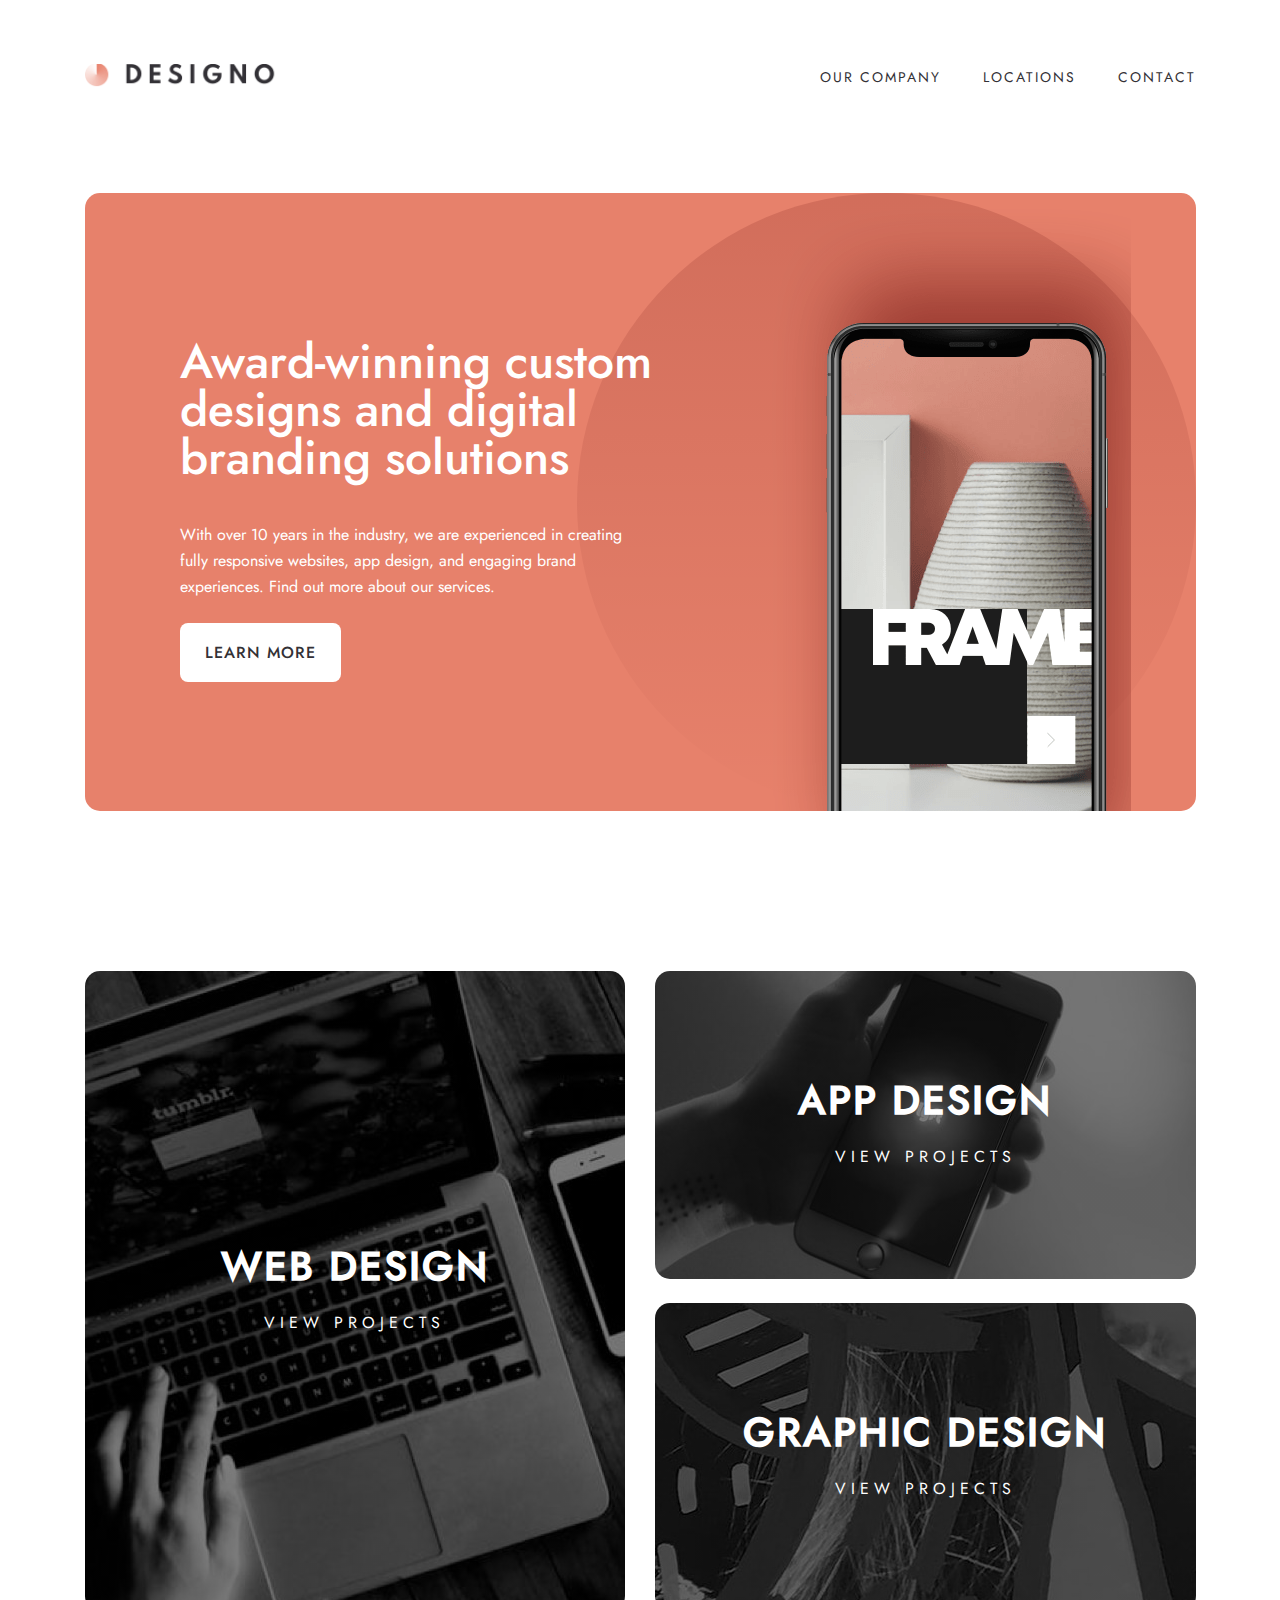
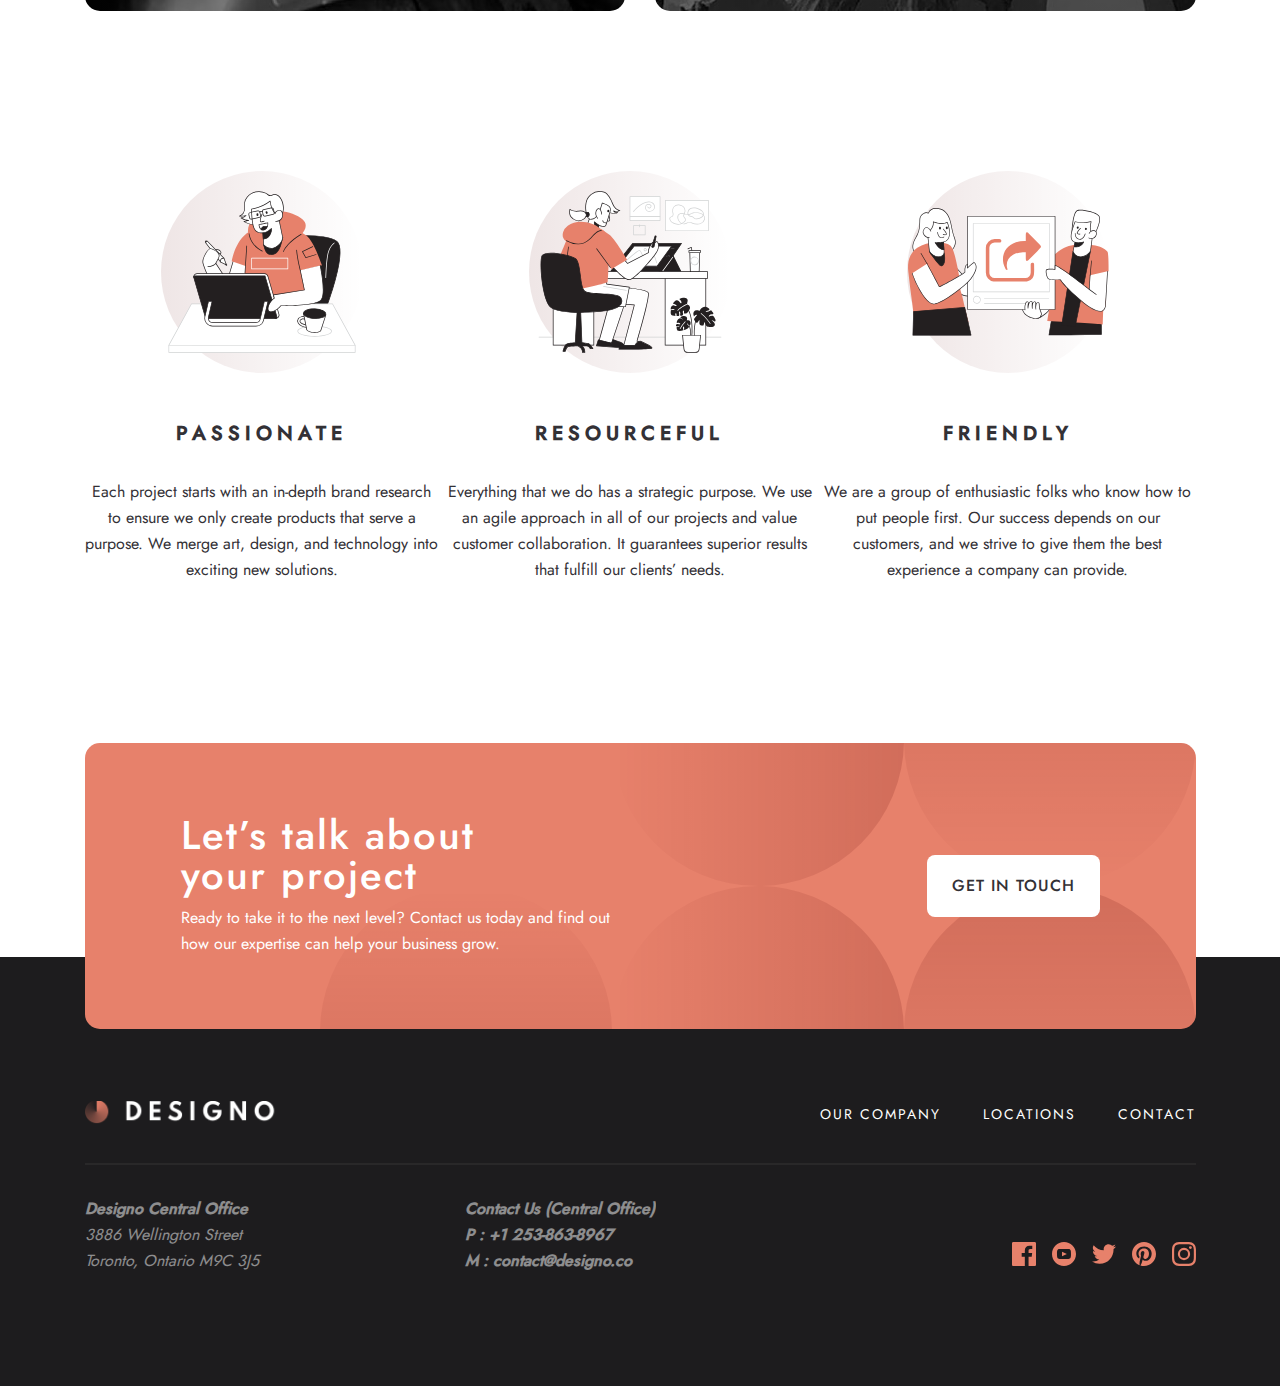
<file: index.html>
<!DOCTYPE html>
<html lang="en">
  <head>
    <meta charset="UTF-8" />
    <meta name="viewport" content="width=device-width, initial-scale=1.0" />
    <title>Designo</title>
    <link rel="stylesheet" href="./css/main.css" />
  </head>
  <body>
    <header class="header">
      <div class="header__container container">
        <a href="./index.html" class="header__logo"
          ><img
            src="./images/shared/desktop/logo-dark.png"
            alt="header__logo-img"
            class="header__logo-img"
            width="196"
            height="24"
        /></a>
        <nav class="navbar">
          <ul class="navbar__list">
            <li class="navbar__item">
              <a href="./html-pages/about.html" class="navbar__link"
                >OUR COMPANY</a
              >
            </li>
            <li class="navbar__item">
              <a href="./html-pages/location.html" class="navbar__link"
                >LOCATIONS</a
              >
            </li>
            <li class="navbar__item">
              <a href="./html-pages/contact.html" class="navbar__link"
                >CONTACT</a
              >
            </li>
          </ul>
        </nav>
      </div>
    </header>
    <main class="main">
      <div class="main__container container">
        <section class="hero">
          <div class="hero__content">
            <h1 class="hero__title">
              Award-winning custom designs and digital branding solutions
            </h1>
            <p class="hero__description">
              With over 10 years in the industry, we are experienced in creating
              fully responsive websites, app design, and engaging brand
              experiences. Find out more about our services.
            </p>
            <a href="./html-pages/about.html" class="btn">Learn More</a>
          </div>
          <div class="hero__bg"></div>
        </section>
        <sectin class="bg-section">
          <a href="./html-pages/webdesign.html" class="bg-section__left"
            ><h2>WEB DESIGN</h2>
            <p>VIEW PROJECTS</p></a
          >
          <div class="bg-section__right">
            <a href="./html-pages/appdesign.html" class="bg__section__top"
              ><h2>APP DESIGN</h2>
              <p>VIEW PROJECTS</p></a
            >
            <a href="./html-pages/graphicdesign.html" class="bg-section__bottom"
              ><h2>GRAPHIC DESIGN</h2>
              <p>VIEW PROJECTS</p></a
            >
          </div>
        </sectin>
        <section class="info">
          <div class="info__card">
            <img
              src="./images/home/desktop/illustration-passionate.svg"
              alt="illustration-passionate"
              class="info__img"
              width="202"
              height="202"
            />
            <h3 class="info__title">PASSIONATE</h3>
            <p class="info__description">
              Each project starts with an in-depth brand research to ensure we
              only create products that serve a purpose. We merge art, design,
              and technology into exciting new solutions.
            </p>
          </div>
          <div class="info__card">
            <img
              src="./images/home/desktop/illustration-resourceful.svg"
              alt="illustration-passionate"
              class="info__img"
              width="202"
              height="202"
            />
            <h3 class="info__title">RESOURCEFUL</h3>
            <p class="info__description">
              Everything that we do has a strategic purpose. We use an agile
              approach in all of our projects and value customer collaboration.
              It guarantees superior results that fulfill our clients’ needs.
            </p>
          </div>
          <div class="info__card">
            <img
              src="./images/home/desktop/illustration-friendly.svg"
              alt="illustration-passionate"
              class="info__img"
              width="202"
              height="202"
            />
            <h3 class="info__title">FRIENDLY</h3>
            <p class="info__description">
              We are a group of enthusiastic folks who know how to put people
              first. Our success depends on our customers, and we strive to give
              them the best experience a company can provide.
            </p>
          </div>
        </section>
        <section class="orange">
          <div class="orange__content">
            <h2 class="orange__title">Let’s talk about your project</h2>
            <p class="orange__description">
              Ready to take it to the next level? Contact us today and find out
              how our expertise can help your business grow.
            </p>
          </div>
          <a href="./html-pages/contact.html" class="btn">Get in touch</a>
        </section>
      </div>
    </main>
    <footer class="footer">
      <div class="footer__container container">
        <div class="footer__container-wrapper">
          <a href="./index.html" class="header__logo"
            ><img
              src="./images/shared/desktop/logo-light.png"
              alt="header__logo-img"
              class="header__logo-img"
              width="196"
              height="24"
          /></a>
          <nav class="navbar">
            <ul class="navbar__list">
              <li class="navbar__item">
                <a href="./html-pages/about.html" class="footer__navbar__link"
                  >OUR COMPANY</a
                >
              </li>
              <li class="navbar__item">
                <a
                  href="./html-pages/location.html"
                  class="footer__navbar__link"
                  >LOCATIONS</a
                >
              </li>
              <li class="navbar__item">
                <a href="./html-pages/contact.html" class="footer__navbar__link"
                  >CONTACT</a
                >
              </li>
            </ul>
          </nav>
        </div>
        <div class="line"></div>
        <div class="footer__bottom">
          <div class="footer__bottom-content">
            <address>
              <span>Designo Central Office</span> <br />
              3886 Wellington Street <br />Toronto, Ontario M9C 3J5
            </address>
            <address>
              <span
                >Contact Us (Central Office) <br />
                P : +1 253-863-8967 <br />
                M : contact@designo.co</span
              >
            </address>
          </div>
          <ul class="footer__icon__list">
            <li class="footer__icon__item">
              <a href="" class="footer__icon__link"
                ><svg width="24" height="24" xmlns="http://www.w3.org/2000/svg">
                  <path
                    d="M22.675 0H1.325C.593 0 0 .593 0 1.325v21.351C0 23.407.593 24 1.325 24H12.82v-9.294H9.692v-3.622h3.128V8.413c0-3.1 1.893-4.788 4.659-4.788 1.325 0 2.463.099 2.795.143v3.24l-1.918.001c-1.504 0-1.795.715-1.795 1.763v2.313h3.587l-.467 3.622h-3.12V24h6.116c.73 0 1.323-.593 1.323-1.325V1.325C24 .593 23.407 0 22.675 0z"
                    fill="#E7816B"
                    fill-rule="nonzero"
                  /></svg
              ></a>
            </li>
            <li class="footer__icon__item">
              <a href="" class="footer__icon__link"
                ><svg width="24" height="24" xmlns="http://www.w3.org/2000/svg">
                  <path
                    d="M12 0C5.373 0 0 5.373 0 12s5.373 12 12 12 12-5.373 12-12S18.627 0 12 0zm4.441 16.892c-2.102.144-6.784.144-8.883 0C5.282 16.736 5.017 15.622 5 12c.017-3.629.285-4.736 2.558-4.892 2.099-.144 6.782-.144 8.883 0C18.718 7.264 18.982 8.378 19 12c-.018 3.629-.285 4.736-2.559 4.892zM10 9.658l4.917 2.338L10 14.342V9.658z"
                    fill="#E7816B"
                    fill-rule="nonzero"
                  /></svg
              ></a>
            </li>
            <li class="footer__icon__item">
              <a href="" class="footer__icon__link"
                ><svg width="24" height="20" xmlns="http://www.w3.org/2000/svg">
                  <path
                    d="M24 2.557a9.83 9.83 0 01-2.828.775A4.932 4.932 0 0023.337.608a9.864 9.864 0 01-3.127 1.195A4.916 4.916 0 0016.616.248c-3.179 0-5.515 2.966-4.797 6.045A13.978 13.978 0 011.671 1.149a4.93 4.93 0 001.523 6.574 4.903 4.903 0 01-2.229-.616c-.054 2.281 1.581 4.415 3.949 4.89a4.935 4.935 0 01-2.224.084 4.928 4.928 0 004.6 3.419A9.9 9.9 0 010 17.54a13.94 13.94 0 007.548 2.212c9.142 0 14.307-7.721 13.995-14.646A10.025 10.025 0 0024 2.557z"
                    fill="#E7816B"
                    fill-rule="nonzero"
                  /></svg
              ></a>
            </li>
            <li class="footer__icon__item">
              <a href="" class="footer__icon__link"
                ><svg width="24" height="24" xmlns="http://www.w3.org/2000/svg">
                  <path
                    d="M12 0C5.373 0 0 5.372 0 12c0 5.084 3.163 9.426 7.627 11.174-.105-.949-.2-2.405.042-3.441.218-.937 1.407-5.965 1.407-5.965s-.359-.719-.359-1.782c0-1.668.967-2.914 2.171-2.914 1.023 0 1.518.769 1.518 1.69 0 1.029-.655 2.568-.994 3.995-.283 1.194.599 2.169 1.777 2.169 2.133 0 3.772-2.249 3.772-5.495 0-2.873-2.064-4.882-5.012-4.882-3.414 0-5.418 2.561-5.418 5.207 0 1.031.397 2.138.893 2.738a.36.36 0 01.083.345l-.333 1.36c-.053.22-.174.267-.402.161-1.499-.698-2.436-2.889-2.436-4.649 0-3.785 2.75-7.262 7.929-7.262 4.163 0 7.398 2.967 7.398 6.931 0 4.136-2.607 7.464-6.227 7.464-1.216 0-2.359-.631-2.75-1.378l-.748 2.853c-.271 1.043-1.002 2.35-1.492 3.146C9.57 23.812 10.763 24 12 24c6.627 0 12-5.373 12-12 0-6.628-5.373-12-12-12z"
                    fill="#E7816B"
                    fill-rule="nonzero"
                  /></svg
              ></a>
            </li>
            <li class="footer__icon__item">
              <a href="" class="footer__icon__link"
                ><svg width="24" height="24" xmlns="http://www.w3.org/2000/svg">
                  <path
                    d="M12 2.163c3.204 0 3.584.012 4.85.07 3.252.148 4.771 1.691 4.919 4.919.058 1.265.069 1.645.069 4.849 0 3.205-.012 3.584-.069 4.849-.149 3.225-1.664 4.771-4.919 4.919-1.266.058-1.644.07-4.85.07-3.204 0-3.584-.012-4.849-.07-3.26-.149-4.771-1.699-4.919-4.92-.058-1.265-.07-1.644-.07-4.849 0-3.204.013-3.583.07-4.849.149-3.227 1.664-4.771 4.919-4.919 1.266-.057 1.645-.069 4.849-.069zM12 0C8.741 0 8.333.014 7.053.072 2.695.272.273 2.69.073 7.052.014 8.333 0 8.741 0 12c0 3.259.014 3.668.072 4.948.2 4.358 2.618 6.78 6.98 6.98C8.333 23.986 8.741 24 12 24c3.259 0 3.668-.014 4.948-.072 4.354-.2 6.782-2.618 6.979-6.98.059-1.28.073-1.689.073-4.948 0-3.259-.014-3.667-.072-4.947-.196-4.354-2.617-6.78-6.979-6.98C15.668.014 15.259 0 12 0zm0 5.838a6.162 6.162 0 100 12.324 6.162 6.162 0 000-12.324zM12 16a4 4 0 110-8 4 4 0 010 8zm6.406-11.845a1.44 1.44 0 100 2.881 1.44 1.44 0 000-2.881z"
                    fill="#E7816B"
                    fill-rule="nonzero"
                  /></svg
              ></a>
            </li>
          </ul>
        </div>
      </div>
    </footer>
  </body>
</html>
</file>
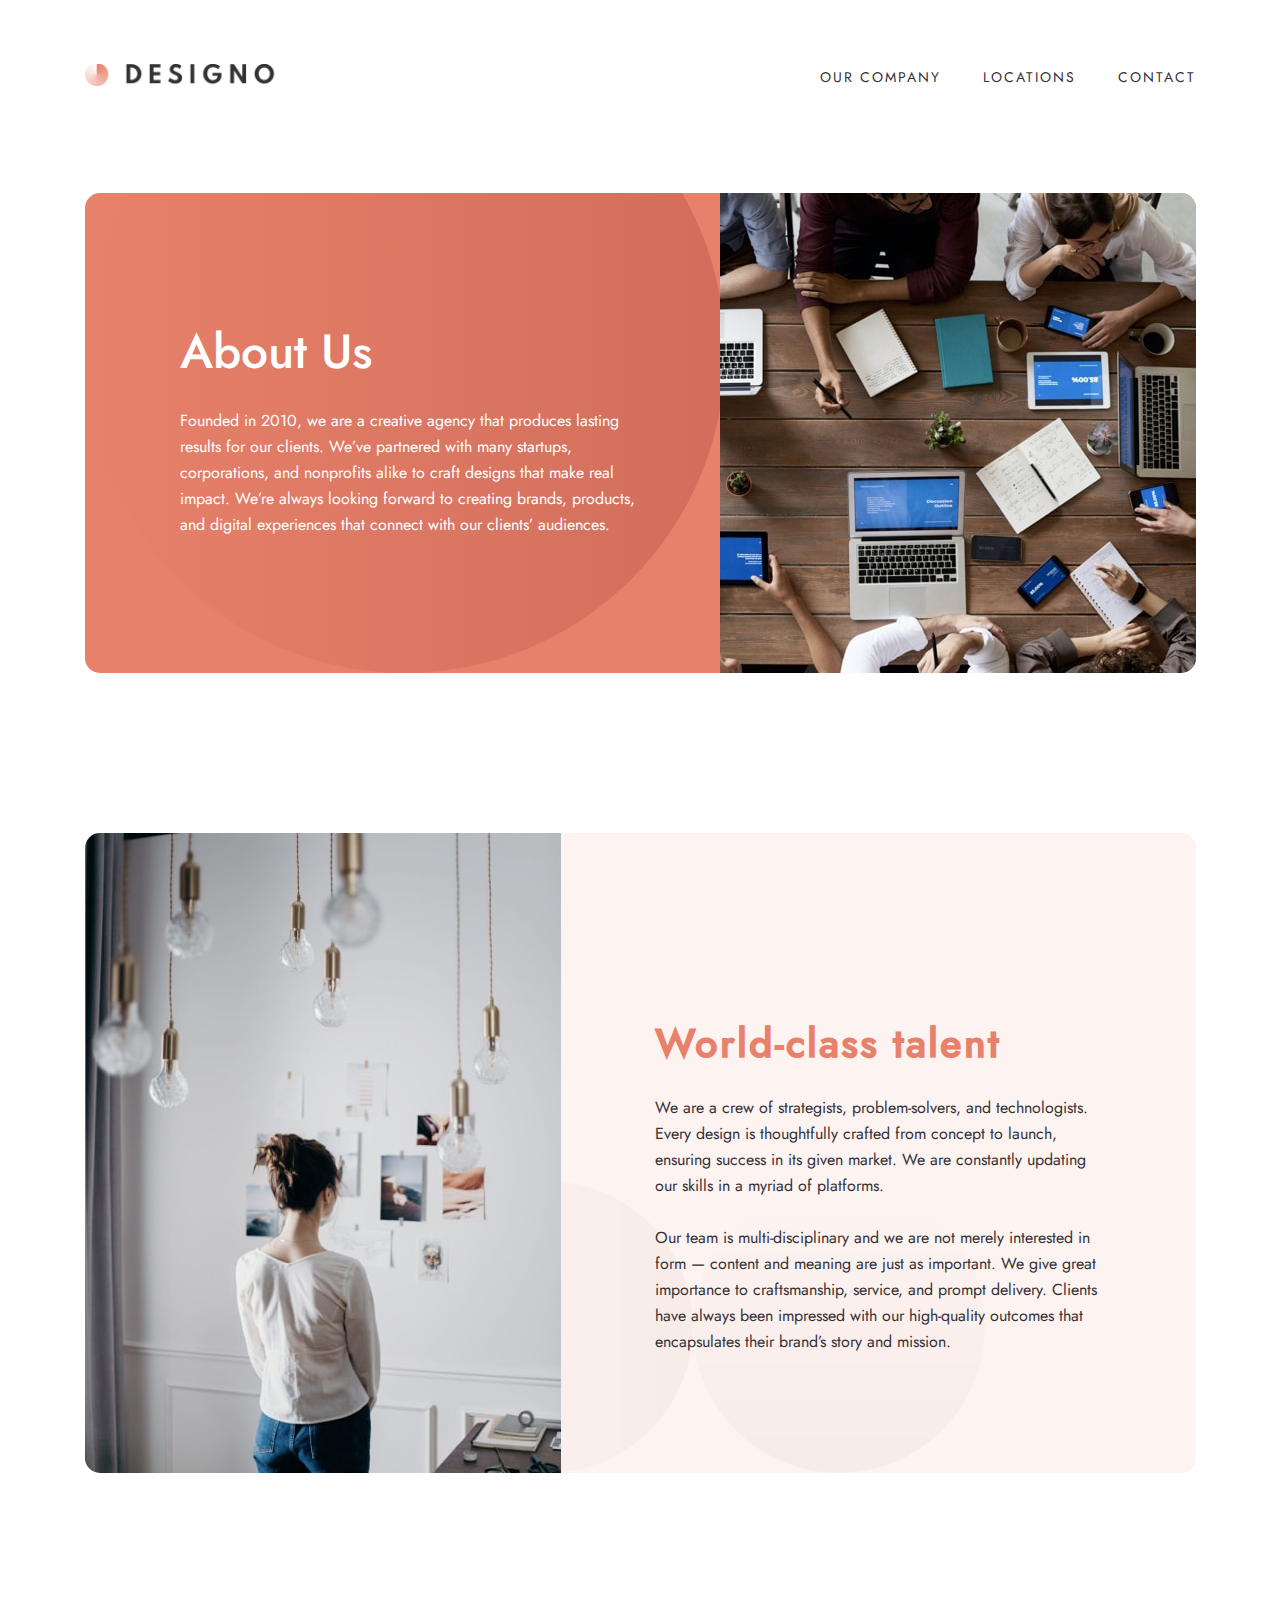
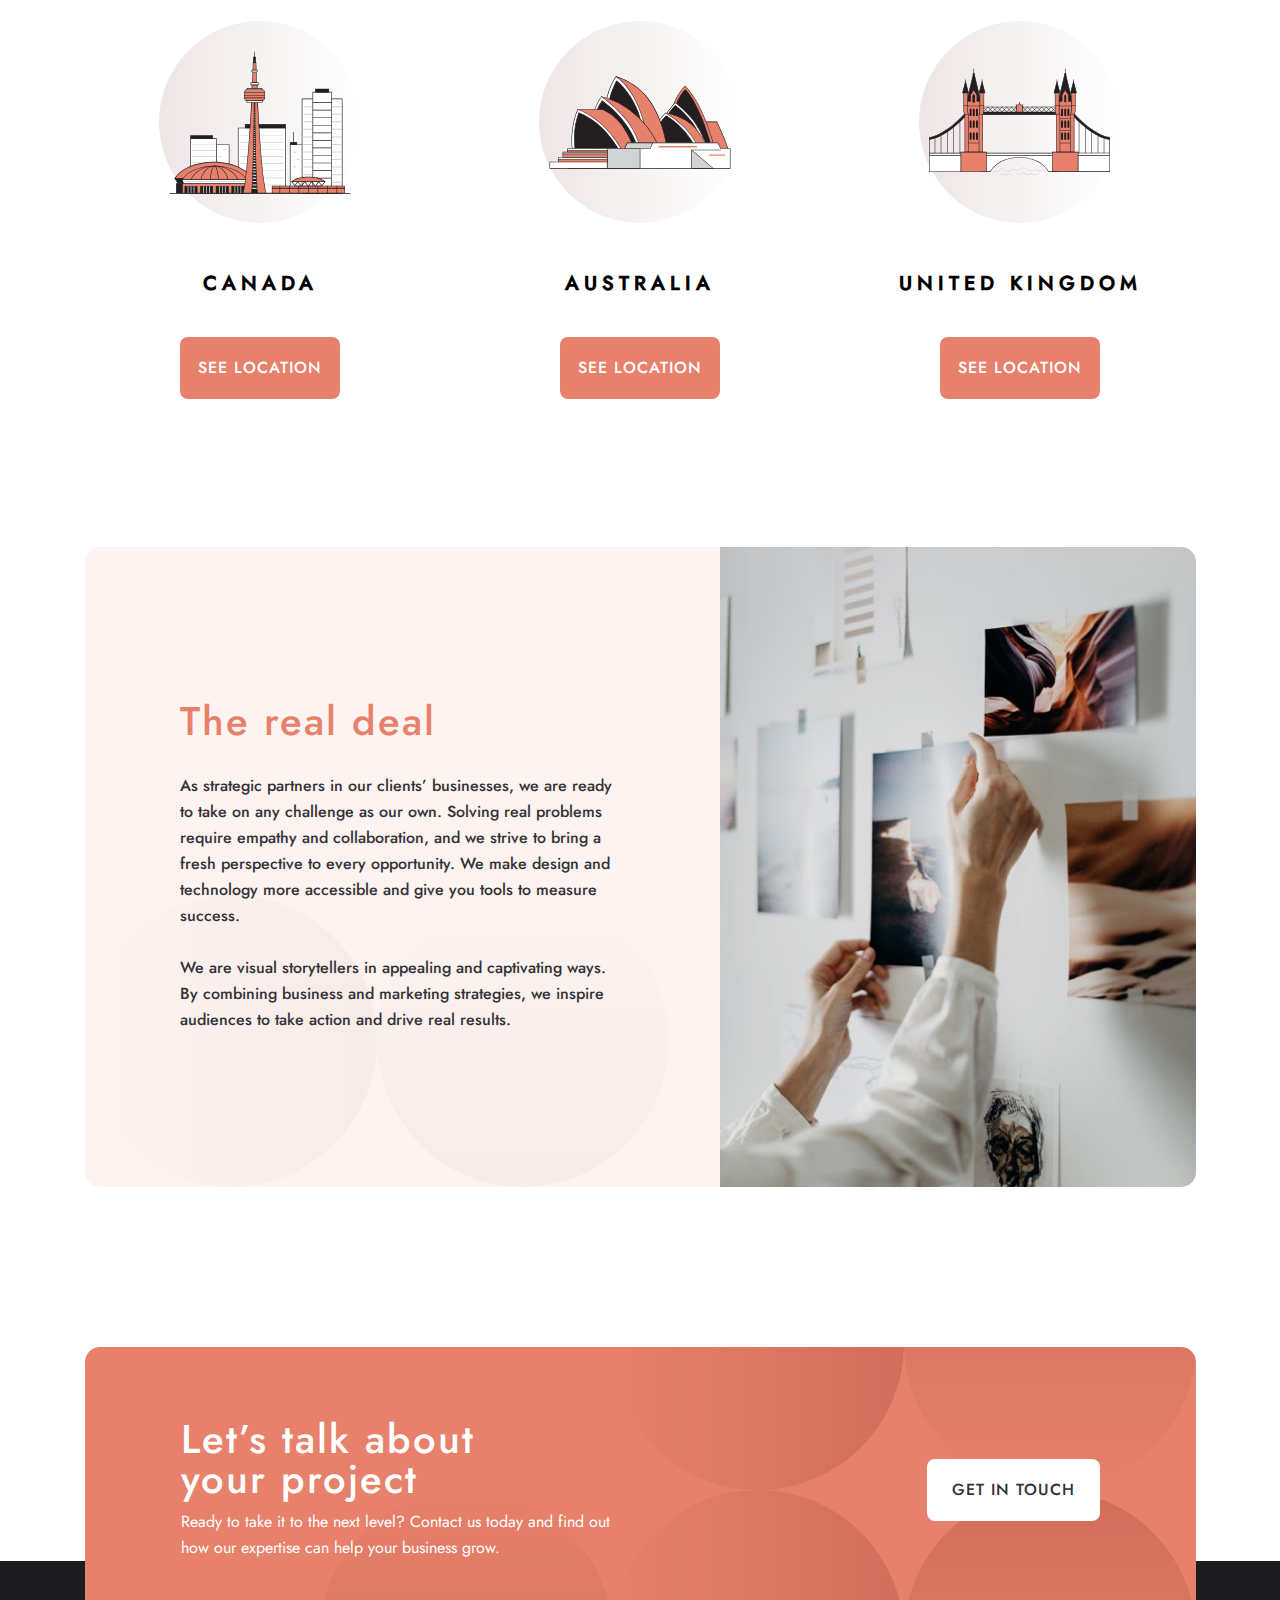
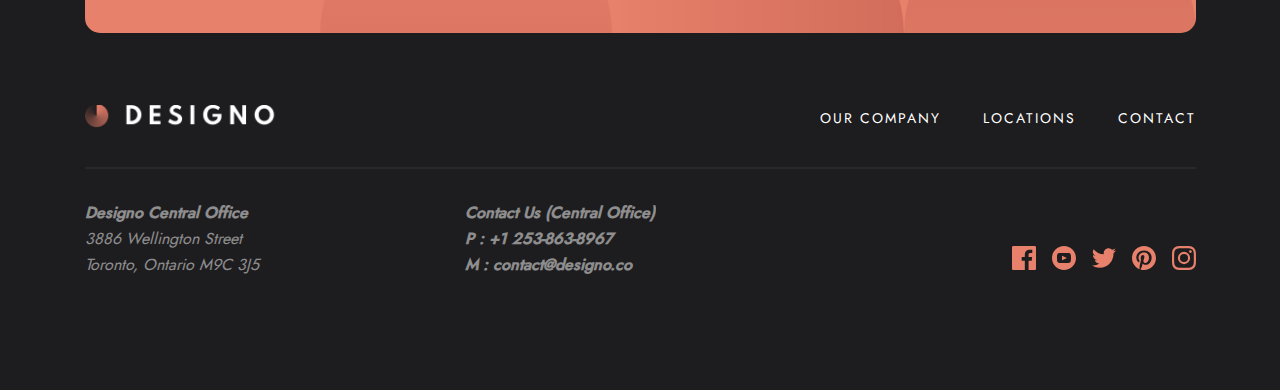
<file: html-pages/about.html>
<!DOCTYPE html>
<html lang="en">
  <head>
    <meta charset="UTF-8" />
    <meta name="viewport" content="width=device-width, initial-scale=1.0" />
    <title>Designo</title>
    <link rel="stylesheet" href="../css/main.css" />
  </head>
  <body>
    <header class="header">
      <div class="header__container container">
        <a href="../index.html" class="header__logo"
          ><img
            src="../images/shared/desktop/logo-dark.png"
            alt="header__logo-img"
            class="header__logo-img"
            width="196"
            height="24"
        /></a>
        <nav class="navbar">
          <ul class="navbar__list">
            <li class="navbar__item">
              <a href="./about.html" class="navbar__link">OUR COMPANY</a>
            </li>
            <li class="navbar__item">
              <a href="./location.html" class="navbar__link">LOCATIONS</a>
            </li>
            <li class="navbar__item">
              <a href="./contact.html" class="navbar__link">CONTACT</a>
            </li>
          </ul>
        </nav>
      </div>
    </header>
    <main class="main">
      <div class="main__container container">
        <section class="about-hero">
          <div class="about__content">
            <h1 class="about__title">About Us</h1>
            <p class="about__description">
              Founded in 2010, we are a creative agency that produces lasting
              results for our clients. We’ve partnered with many startups,
              corporations, and nonprofits alike to craft designs that make real
              impact. We’re always looking forward to creating brands, products,
              and digital experiences that connect with our clients’ audiences.
            </p>
          </div>
          <div class="about__img">
            <img
              src="../images/about/desktop/image-about-hero.jpg"
              alt="image-about-hero"
            />
          </div>
        </section>
        <section class="talent">
          <img
            src="../images/about/desktop/image-world-class-talent.jpg"
            alt="image-world-class-talent"
          />
          <div class="talent__content">
            <h2>World-class talent</h2>
            <p>
              We are a crew of strategists, problem-solvers, and technologists.
              Every design is thoughtfully crafted from concept to launch,
              ensuring success in its given market. We are constantly updating
              our skills in a myriad of platforms. <br />
              <br />Our team is multi-disciplinary and we are not merely
              interested in form — content and meaning are just as important. We
              give great importance to craftsmanship, service, and prompt
              delivery. Clients have always been impressed with our high-quality
              outcomes that encapsulates their brand’s story and mission.
            </p>
          </div>
        </section>
        <section class="location">
          <ul class="lokation__list">
            <li>
              <img
                src="../images/shared/desktop/illustration-canada.svg"
                alt="illustration-canada"
              />
              <h3>CANADA</h3>
              <a href="./location.html" class="btn__orange">SEE LOCATION</a>
            </li>
            <li>
              <img
                src="../images/shared/desktop/illustration-australia.svg"
                alt="illustration-canada"
              />
              <h3>AUSTRALIA</h3>
              <a href="./location.html" class="btn__orange">SEE LOCATION</a>
            </li>
            <li>
              <img
                src="../images/shared/desktop/illustration-united-kingdom.svg"
                alt="illustration-canada"
              />
              <h3>UNITED KINGDOM</h3>
              <a href="./location.html" class="btn__orange">SEE LOCATION</a>
            </li>
          </ul>
        </section>
        <section class="contract">
          <div class="contract__content">
            <h2>The real deal</h2>
            <p>
              As strategic partners in our clients’ businesses, we are ready to
              take on any challenge as our own. Solving real problems require
              empathy and collaboration, and we strive to bring a fresh
              perspective to every opportunity. We make design and technology
              more accessible and give you tools to measure success. <br />
              <br />We are visual storytellers in appealing and captivating
              ways. By combining business and marketing strategies, we inspire
              audiences to take action and drive real results.
            </p>
          </div>
          <img
            src="../images/about/desktop/image-real-deal.jpg"
            alt="image-real-deal"
          />
        </section>
        <section class="orange">
          <div class="orange__content">
            <h2 class="orange__title">Let’s talk about your project</h2>
            <p class="orange__description">
              Ready to take it to the next level? Contact us today and find out
              how our expertise can help your business grow.
            </p>
          </div>
          <a href="./contact.html" class="btn">Get in touch</a>
        </section>
      </div>
    </main>
    <footer class="footer">
      <div class="footer__container container">
        <div class="footer__container-wrapper">
          <a href="../index.html" class="footer__logo"
            ><img
              src="../images/shared/desktop/logo-light.png"
              alt="header__logo-img"
              class="header__logo-img"
              width="196"
              height="24"
          /></a>
          <nav class="navbar">
            <ul class="navbar__list">
              <li class="navbar__item">
                <a href="./about.html" class="footer__navbar__link"
                  >OUR COMPANY</a
                >
              </li>
              <li class="navbar__item">
                <a href="./location.html" class="footer__navbar__link"
                  >LOCATIONS</a
                >
              </li>
              <li class="navbar__item">
                <a href="./contact.html" class="footer__navbar__link"
                  >CONTACT</a
                >
              </li>
            </ul>
          </nav>
        </div>
        <div class="line"></div>
        <div class="footer__bottom">
          <div class="footer__bottom-content">
            <address>
              <span>Designo Central Office</span> <br />
              3886 Wellington Street <br />Toronto, Ontario M9C 3J5
            </address>
            <address>
              <span
                >Contact Us (Central Office) <br />
                P : +1 253-863-8967 <br />
                M : contact@designo.co</span
              >
            </address>
          </div>
          <ul class="footer__icon__list">
            <li class="footer__icon__item">
              <a href="" class="footer__icon__link"
                ><svg width="24" height="24" xmlns="http://www.w3.org/2000/svg">
                  <path
                    d="M22.675 0H1.325C.593 0 0 .593 0 1.325v21.351C0 23.407.593 24 1.325 24H12.82v-9.294H9.692v-3.622h3.128V8.413c0-3.1 1.893-4.788 4.659-4.788 1.325 0 2.463.099 2.795.143v3.24l-1.918.001c-1.504 0-1.795.715-1.795 1.763v2.313h3.587l-.467 3.622h-3.12V24h6.116c.73 0 1.323-.593 1.323-1.325V1.325C24 .593 23.407 0 22.675 0z"
                    fill="#E7816B"
                    fill-rule="nonzero"
                  /></svg
              ></a>
            </li>
            <li class="footer__icon__item">
              <a href="" class="footer__icon__link"
                ><svg width="24" height="24" xmlns="http://www.w3.org/2000/svg">
                  <path
                    d="M12 0C5.373 0 0 5.373 0 12s5.373 12 12 12 12-5.373 12-12S18.627 0 12 0zm4.441 16.892c-2.102.144-6.784.144-8.883 0C5.282 16.736 5.017 15.622 5 12c.017-3.629.285-4.736 2.558-4.892 2.099-.144 6.782-.144 8.883 0C18.718 7.264 18.982 8.378 19 12c-.018 3.629-.285 4.736-2.559 4.892zM10 9.658l4.917 2.338L10 14.342V9.658z"
                    fill="#E7816B"
                    fill-rule="nonzero"
                  /></svg
              ></a>
            </li>
            <li class="footer__icon__item">
              <a href="" class="footer__icon__link"
                ><svg width="24" height="20" xmlns="http://www.w3.org/2000/svg">
                  <path
                    d="M24 2.557a9.83 9.83 0 01-2.828.775A4.932 4.932 0 0023.337.608a9.864 9.864 0 01-3.127 1.195A4.916 4.916 0 0016.616.248c-3.179 0-5.515 2.966-4.797 6.045A13.978 13.978 0 011.671 1.149a4.93 4.93 0 001.523 6.574 4.903 4.903 0 01-2.229-.616c-.054 2.281 1.581 4.415 3.949 4.89a4.935 4.935 0 01-2.224.084 4.928 4.928 0 004.6 3.419A9.9 9.9 0 010 17.54a13.94 13.94 0 007.548 2.212c9.142 0 14.307-7.721 13.995-14.646A10.025 10.025 0 0024 2.557z"
                    fill="#E7816B"
                    fill-rule="nonzero"
                  /></svg
              ></a>
            </li>
            <li class="footer__icon__item">
              <a href="" class="footer__icon__link"
                ><svg width="24" height="24" xmlns="http://www.w3.org/2000/svg">
                  <path
                    d="M12 0C5.373 0 0 5.372 0 12c0 5.084 3.163 9.426 7.627 11.174-.105-.949-.2-2.405.042-3.441.218-.937 1.407-5.965 1.407-5.965s-.359-.719-.359-1.782c0-1.668.967-2.914 2.171-2.914 1.023 0 1.518.769 1.518 1.69 0 1.029-.655 2.568-.994 3.995-.283 1.194.599 2.169 1.777 2.169 2.133 0 3.772-2.249 3.772-5.495 0-2.873-2.064-4.882-5.012-4.882-3.414 0-5.418 2.561-5.418 5.207 0 1.031.397 2.138.893 2.738a.36.36 0 01.083.345l-.333 1.36c-.053.22-.174.267-.402.161-1.499-.698-2.436-2.889-2.436-4.649 0-3.785 2.75-7.262 7.929-7.262 4.163 0 7.398 2.967 7.398 6.931 0 4.136-2.607 7.464-6.227 7.464-1.216 0-2.359-.631-2.75-1.378l-.748 2.853c-.271 1.043-1.002 2.35-1.492 3.146C9.57 23.812 10.763 24 12 24c6.627 0 12-5.373 12-12 0-6.628-5.373-12-12-12z"
                    fill="#E7816B"
                    fill-rule="nonzero"
                  /></svg
              ></a>
            </li>
            <li class="footer__icon__item">
              <a href="" class="footer__icon__link"
                ><svg width="24" height="24" xmlns="http://www.w3.org/2000/svg">
                  <path
                    d="M12 2.163c3.204 0 3.584.012 4.85.07 3.252.148 4.771 1.691 4.919 4.919.058 1.265.069 1.645.069 4.849 0 3.205-.012 3.584-.069 4.849-.149 3.225-1.664 4.771-4.919 4.919-1.266.058-1.644.07-4.85.07-3.204 0-3.584-.012-4.849-.07-3.26-.149-4.771-1.699-4.919-4.92-.058-1.265-.07-1.644-.07-4.849 0-3.204.013-3.583.07-4.849.149-3.227 1.664-4.771 4.919-4.919 1.266-.057 1.645-.069 4.849-.069zM12 0C8.741 0 8.333.014 7.053.072 2.695.272.273 2.69.073 7.052.014 8.333 0 8.741 0 12c0 3.259.014 3.668.072 4.948.2 4.358 2.618 6.78 6.98 6.98C8.333 23.986 8.741 24 12 24c3.259 0 3.668-.014 4.948-.072 4.354-.2 6.782-2.618 6.979-6.98.059-1.28.073-1.689.073-4.948 0-3.259-.014-3.667-.072-4.947-.196-4.354-2.617-6.78-6.979-6.98C15.668.014 15.259 0 12 0zm0 5.838a6.162 6.162 0 100 12.324 6.162 6.162 0 000-12.324zM12 16a4 4 0 110-8 4 4 0 010 8zm6.406-11.845a1.44 1.44 0 100 2.881 1.44 1.44 0 000-2.881z"
                    fill="#E7816B"
                    fill-rule="nonzero"
                  /></svg
              ></a>
            </li>
          </ul>
        </div>
      </div>
    </footer>
  </body>
</html>
</file>
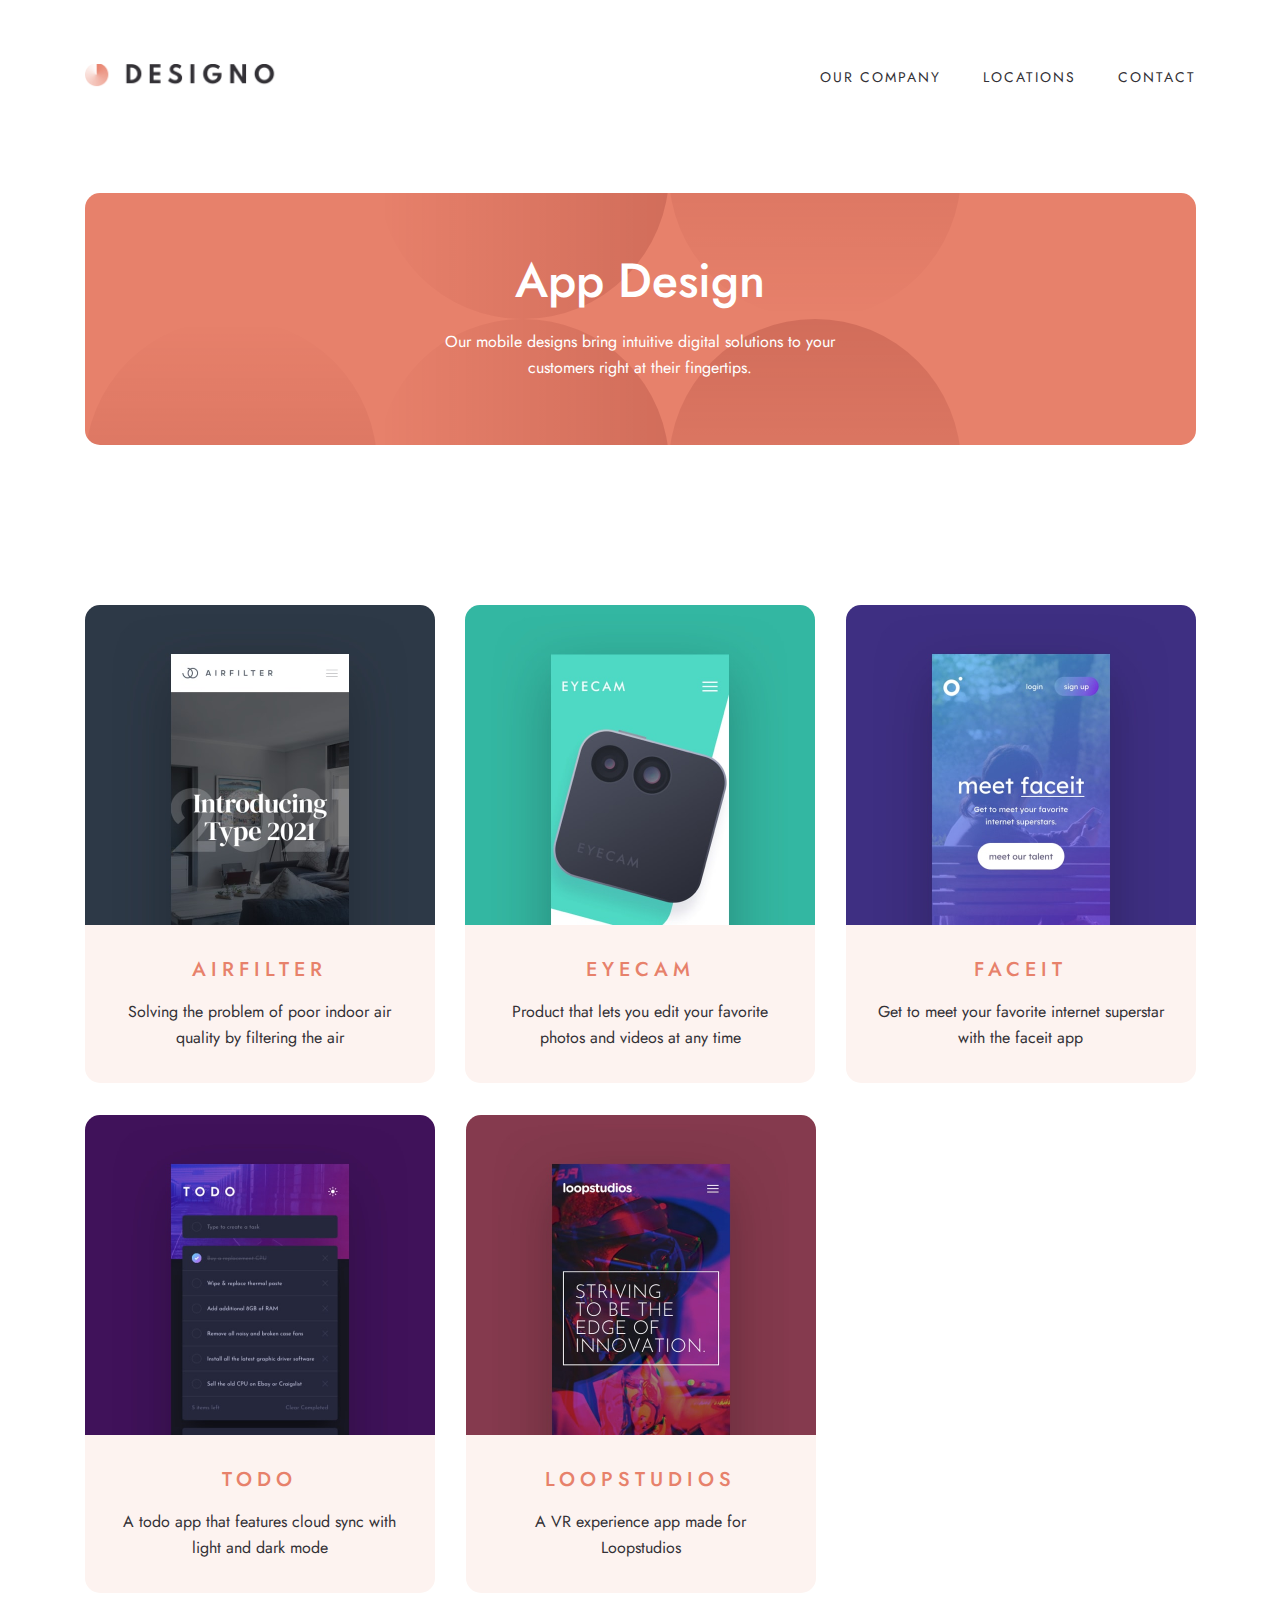
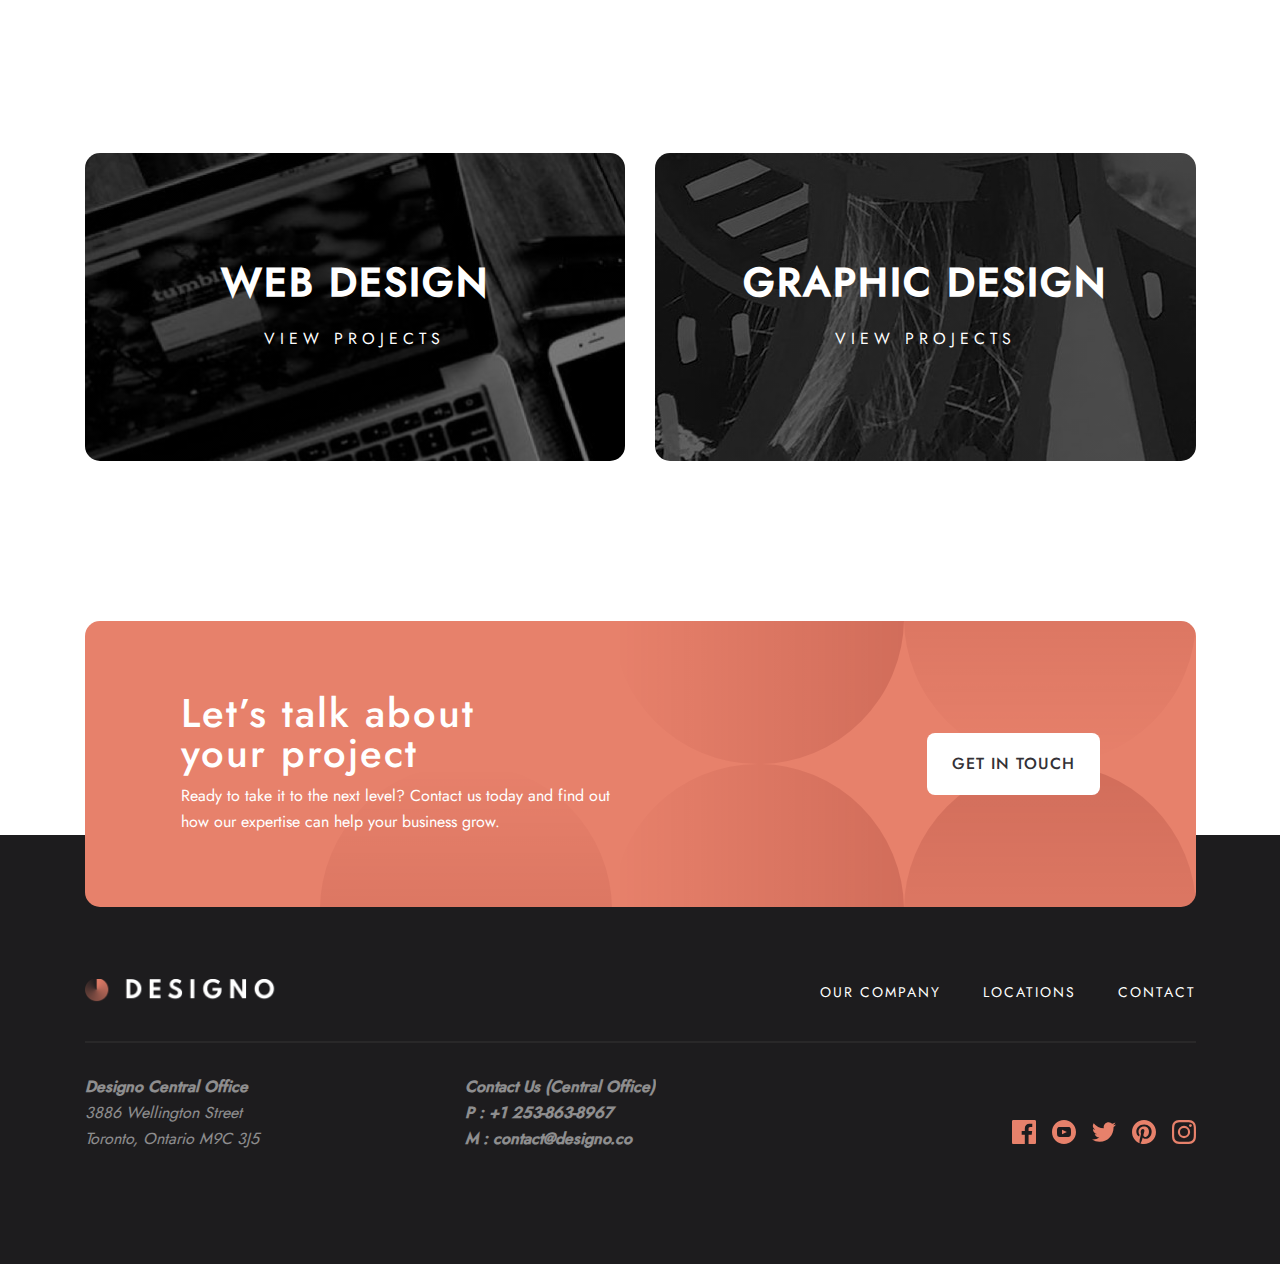
<file: html-pages/appdesign.html>
<!DOCTYPE html>
<html lang="en">
  <head>
    <meta charset="UTF-8" />
    <meta name="viewport" content="width=device-width, initial-scale=1.0" />
    <title>Designo</title>
    <link rel="stylesheet" href="../css/main.css" />
  </head>
  <body>
    <header class="header">
      <div class="header__container container">
        <a href="../index.html" class="header__logo"
          ><img
            src="../images/shared/desktop/logo-dark.png"
            alt="header__logo-img"
            class="header__logo-img"
            width="196"
            height="24"
        /></a>
        <nav class="navbar">
          <ul class="navbar__list">
            <li class="navbar__item">
              <a href="./about.html" class="navbar__link">OUR COMPANY</a>
            </li>
            <li class="navbar__item">
              <a href="./location.html" class="navbar__link">LOCATIONS</a>
            </li>
            <li class="navbar__item">
              <a href="./contact.html" class="navbar__link">CONTACT</a>
            </li>
          </ul>
        </nav>
      </div>
    </header>
    <main class="main">
      <div class="main__container container">
        <section class="app__hero">
          <div class="app__content">
            <h1 class="app__title">App Design</h1>
            <p class="app__description">
              Our mobile designs bring intuitive digital solutions to your
              customers right at their fingertips.
            </p>
          </div>
        </section>
        <section class="cards">
          <ul class="card__list">
            <li class="card__item">
              <img
                class="card__img"
                src="../images/app-design/desktop/image-airfilter.jpg"
                alt="image-airfilter"
              />
              <h3 class="card__title">AIRFILTER</h3>
              <p class="card__description">
                Solving the problem of poor indoor air quality by filtering the
                air
              </p>
            </li>
            <li class="card__item">
              <img
                class="card__img"
                src="../images/app-design/desktop/image-eyecam.jpg"
                alt="image-eyecam"
              />
              <h3 class="card__title">EYECAM</h3>
              <p class="card__description">
                Product that lets you edit your favorite photos and videos at
                any time
              </p>
            </li>
            <li class="card__item">
              <img
                class="card__img"
                src="../images/app-design/desktop/image-faceit.jpg"
                alt="image-faceit"
              />
              <h3 class="card__title">FACEIT</h3>
              <p class="card__description">
                Get to meet your favorite internet superstar with the faceit app
              </p>
            </li>
          </ul>
          <ul class="card__list card__two">
            <li class="card__item">
              <img
                class="card__img"
                src="../images/app-design/desktop/image-todo.jpg"
                alt="image-todo"
              />
              <h3 class="card__title">TODO</h3>
              <p class="card__description">
                A todo app that features cloud sync with light and dark mode
              </p>
            </li>
            <li class="card__item">
              <img
                class="card__img"
                src="../images/app-design/desktop/image-loopstudios.jpg"
                alt="image-loopstudios"
              />
              <h3 class="card__title">LOOPSTUDIOS</h3>
              <p class="card__description">
                A VR experience app made for Loopstudios
              </p>
            </li>
          </ul>
        </section>
        <sectin class="bg-section">
          <a
            href="../html-pages/webdesign.html"
            class="bg__section__top app__bg"
            ><h2>WEB DESIGN</h2>
            <p>VIEW PROJECTS</p></a
          >
          <div class="bg-section__right">
            <a href="./graphicdesign.html" class="bg-section__bottom"
              ><h2>GRAPHIC DESIGN</h2>
              <p>VIEW PROJECTS</p></a
            >
          </div>
        </sectin>
        <section class="orange">
          <div class="orange__content">
            <h2 class="orange__title">Let’s talk about your project</h2>
            <p class="orange__description">
              Ready to take it to the next level? Contact us today and find out
              how our expertise can help your business grow.
            </p>
          </div>
          <a href="./contact.html" class="btn">Get in touch</a>
        </section>
      </div>
    </main>
    <footer class="footer">
      <div class="footer__container container">
        <div class="footer__container-wrapper">
          <a href="../index.html" class="header__logo"
            ><img
              src="../images/shared/desktop/logo-light.png"
              alt="header__logo-img"
              class="header__logo-img"
              width="196"
              height="24"
          /></a>
          <nav class="navbar">
            <ul class="navbar__list">
              <li class="navbar__item">
                <a href="" class="footer__navbar__link">OUR COMPANY</a>
              </li>
              <li class="navbar__item">
                <a href="" class="footer__navbar__link">LOCATIONS</a>
              </li>
              <li class="navbar__item">
                <a href="" class="footer__navbar__link">CONTACT</a>
              </li>
            </ul>
          </nav>
        </div>
        <div class="line"></div>
        <div class="footer__bottom">
          <div class="footer__bottom-content">
            <address>
              <span>Designo Central Office</span> <br />
              3886 Wellington Street <br />Toronto, Ontario M9C 3J5
            </address>
            <address>
              <span
                >Contact Us (Central Office) <br />
                P : +1 253-863-8967 <br />
                M : contact@designo.co</span
              >
            </address>
          </div>
          <ul class="footer__icon__list">
            <li class="footer__icon__item">
              <a href="" class="footer__icon__link"
                ><svg width="24" height="24" xmlns="http://www.w3.org/2000/svg">
                  <path
                    d="M22.675 0H1.325C.593 0 0 .593 0 1.325v21.351C0 23.407.593 24 1.325 24H12.82v-9.294H9.692v-3.622h3.128V8.413c0-3.1 1.893-4.788 4.659-4.788 1.325 0 2.463.099 2.795.143v3.24l-1.918.001c-1.504 0-1.795.715-1.795 1.763v2.313h3.587l-.467 3.622h-3.12V24h6.116c.73 0 1.323-.593 1.323-1.325V1.325C24 .593 23.407 0 22.675 0z"
                    fill="#E7816B"
                    fill-rule="nonzero"
                  /></svg
              ></a>
            </li>
            <li class="footer__icon__item">
              <a href="" class="footer__icon__link"
                ><svg width="24" height="24" xmlns="http://www.w3.org/2000/svg">
                  <path
                    d="M12 0C5.373 0 0 5.373 0 12s5.373 12 12 12 12-5.373 12-12S18.627 0 12 0zm4.441 16.892c-2.102.144-6.784.144-8.883 0C5.282 16.736 5.017 15.622 5 12c.017-3.629.285-4.736 2.558-4.892 2.099-.144 6.782-.144 8.883 0C18.718 7.264 18.982 8.378 19 12c-.018 3.629-.285 4.736-2.559 4.892zM10 9.658l4.917 2.338L10 14.342V9.658z"
                    fill="#E7816B"
                    fill-rule="nonzero"
                  /></svg
              ></a>
            </li>
            <li class="footer__icon__item">
              <a href="" class="footer__icon__link"
                ><svg width="24" height="20" xmlns="http://www.w3.org/2000/svg">
                  <path
                    d="M24 2.557a9.83 9.83 0 01-2.828.775A4.932 4.932 0 0023.337.608a9.864 9.864 0 01-3.127 1.195A4.916 4.916 0 0016.616.248c-3.179 0-5.515 2.966-4.797 6.045A13.978 13.978 0 011.671 1.149a4.93 4.93 0 001.523 6.574 4.903 4.903 0 01-2.229-.616c-.054 2.281 1.581 4.415 3.949 4.89a4.935 4.935 0 01-2.224.084 4.928 4.928 0 004.6 3.419A9.9 9.9 0 010 17.54a13.94 13.94 0 007.548 2.212c9.142 0 14.307-7.721 13.995-14.646A10.025 10.025 0 0024 2.557z"
                    fill="#E7816B"
                    fill-rule="nonzero"
                  /></svg
              ></a>
            </li>
            <li class="footer__icon__item">
              <a href="" class="footer__icon__link"
                ><svg width="24" height="24" xmlns="http://www.w3.org/2000/svg">
                  <path
                    d="M12 0C5.373 0 0 5.372 0 12c0 5.084 3.163 9.426 7.627 11.174-.105-.949-.2-2.405.042-3.441.218-.937 1.407-5.965 1.407-5.965s-.359-.719-.359-1.782c0-1.668.967-2.914 2.171-2.914 1.023 0 1.518.769 1.518 1.69 0 1.029-.655 2.568-.994 3.995-.283 1.194.599 2.169 1.777 2.169 2.133 0 3.772-2.249 3.772-5.495 0-2.873-2.064-4.882-5.012-4.882-3.414 0-5.418 2.561-5.418 5.207 0 1.031.397 2.138.893 2.738a.36.36 0 01.083.345l-.333 1.36c-.053.22-.174.267-.402.161-1.499-.698-2.436-2.889-2.436-4.649 0-3.785 2.75-7.262 7.929-7.262 4.163 0 7.398 2.967 7.398 6.931 0 4.136-2.607 7.464-6.227 7.464-1.216 0-2.359-.631-2.75-1.378l-.748 2.853c-.271 1.043-1.002 2.35-1.492 3.146C9.57 23.812 10.763 24 12 24c6.627 0 12-5.373 12-12 0-6.628-5.373-12-12-12z"
                    fill="#E7816B"
                    fill-rule="nonzero"
                  /></svg
              ></a>
            </li>
            <li class="footer__icon__item">
              <a href="" class="footer__icon__link"
                ><svg width="24" height="24" xmlns="http://www.w3.org/2000/svg">
                  <path
                    d="M12 2.163c3.204 0 3.584.012 4.85.07 3.252.148 4.771 1.691 4.919 4.919.058 1.265.069 1.645.069 4.849 0 3.205-.012 3.584-.069 4.849-.149 3.225-1.664 4.771-4.919 4.919-1.266.058-1.644.07-4.85.07-3.204 0-3.584-.012-4.849-.07-3.26-.149-4.771-1.699-4.919-4.92-.058-1.265-.07-1.644-.07-4.849 0-3.204.013-3.583.07-4.849.149-3.227 1.664-4.771 4.919-4.919 1.266-.057 1.645-.069 4.849-.069zM12 0C8.741 0 8.333.014 7.053.072 2.695.272.273 2.69.073 7.052.014 8.333 0 8.741 0 12c0 3.259.014 3.668.072 4.948.2 4.358 2.618 6.78 6.98 6.98C8.333 23.986 8.741 24 12 24c3.259 0 3.668-.014 4.948-.072 4.354-.2 6.782-2.618 6.979-6.98.059-1.28.073-1.689.073-4.948 0-3.259-.014-3.667-.072-4.947-.196-4.354-2.617-6.78-6.979-6.98C15.668.014 15.259 0 12 0zm0 5.838a6.162 6.162 0 100 12.324 6.162 6.162 0 000-12.324zM12 16a4 4 0 110-8 4 4 0 010 8zm6.406-11.845a1.44 1.44 0 100 2.881 1.44 1.44 0 000-2.881z"
                    fill="#E7816B"
                    fill-rule="nonzero"
                  /></svg
              ></a>
            </li>
          </ul>
        </div>
      </div>
    </footer>
  </body>
</html>
</file>
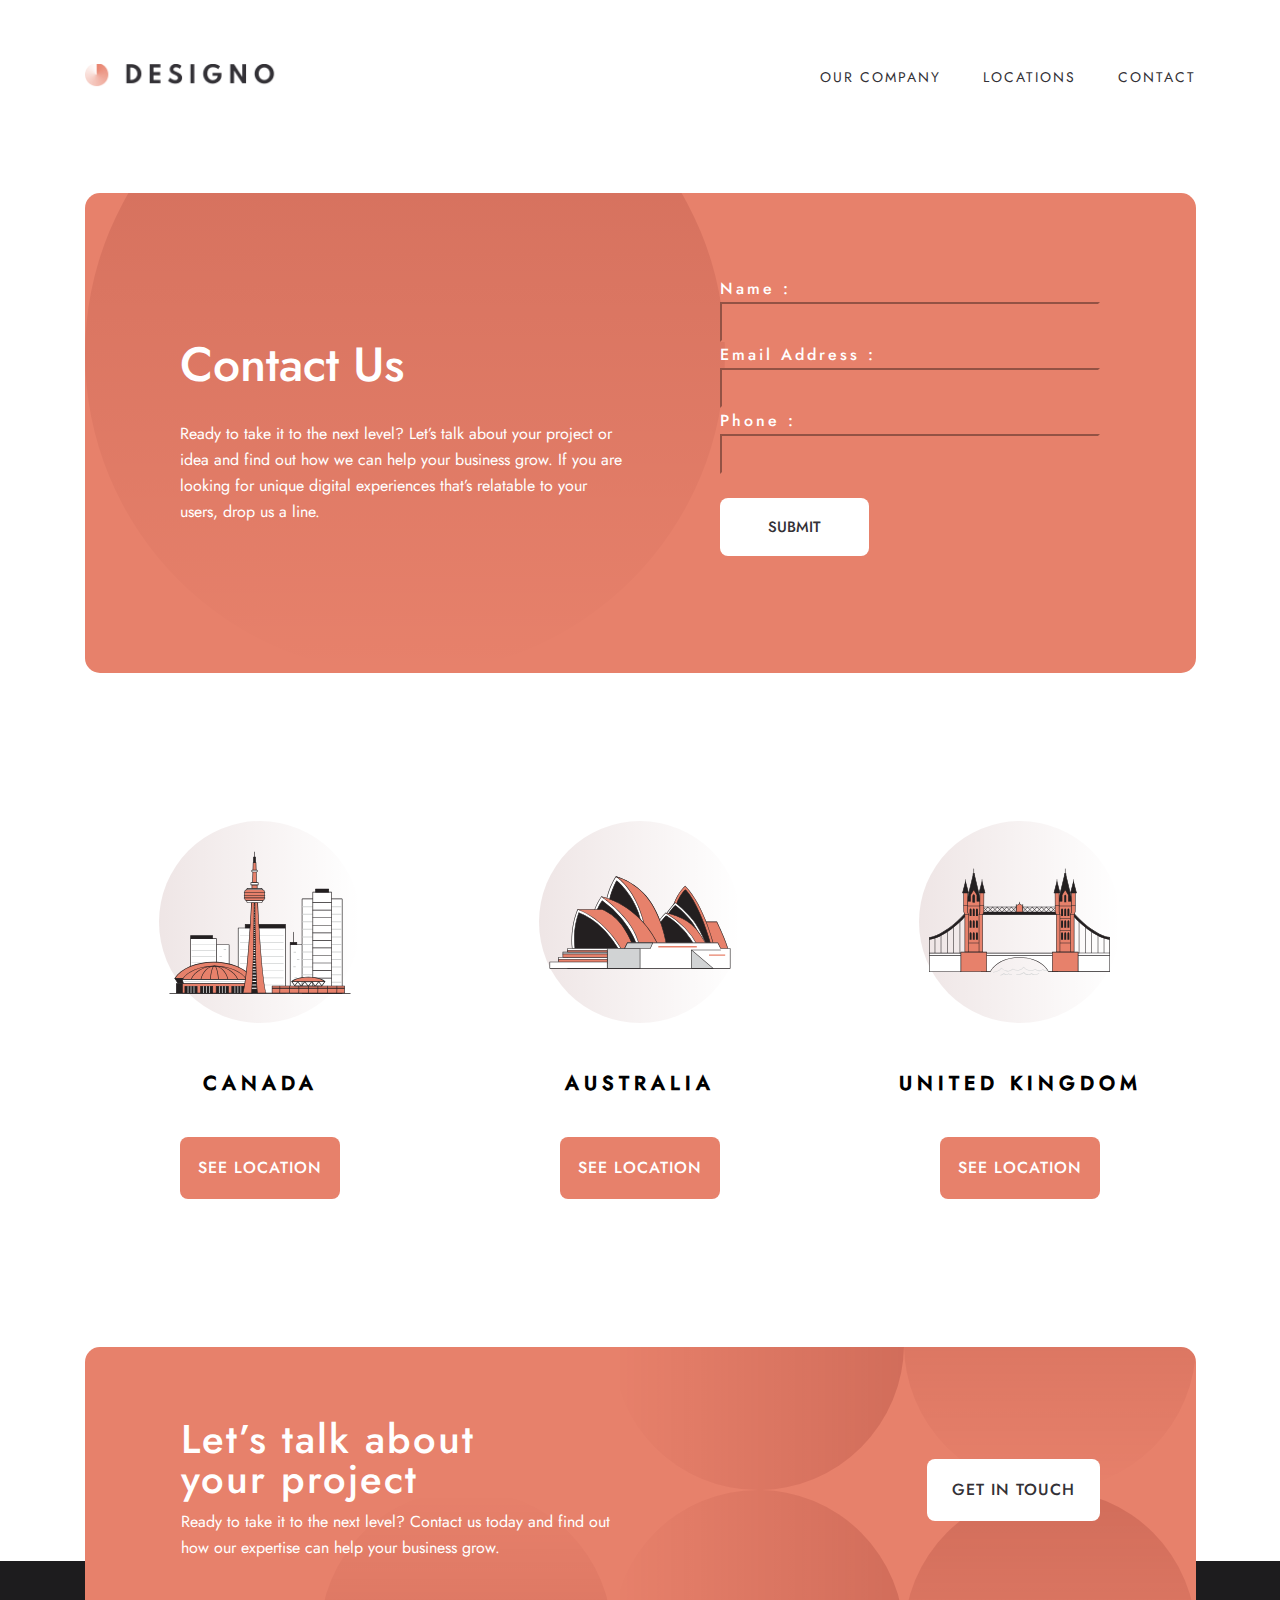
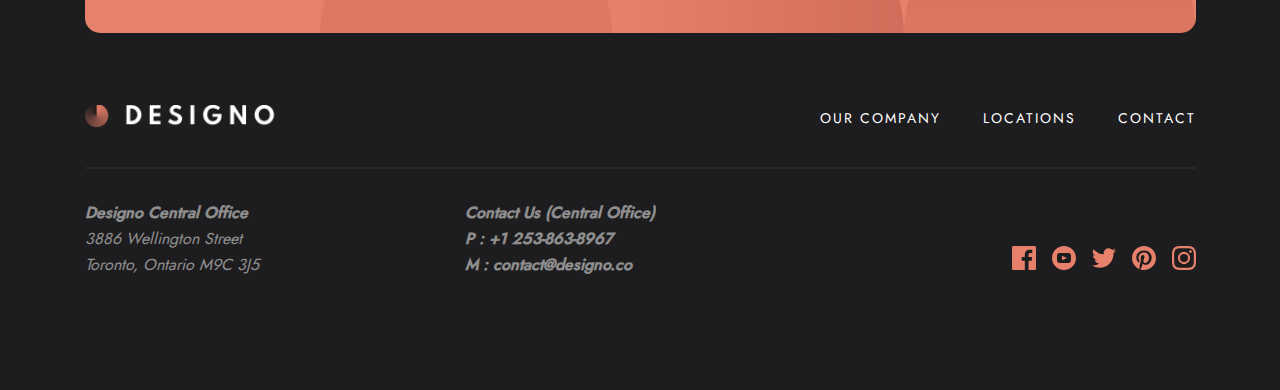
<file: html-pages/contact.html>
<!DOCTYPE html>
<html lang="en">
  <head>
    <meta charset="UTF-8" />
    <meta name="viewport" content="width=device-width, initial-scale=1.0" />
    <title>Designo</title>
    <link rel="stylesheet" href="../css/main.css" />
  </head>
  <body>
    <header class="header">
      <div class="header__container container">
        <a href="../index.html" class="header__logo"
          ><img
            src="../images/shared/desktop/logo-dark.png"
            alt="header__logo-img"
            class="header__logo-img"
            width="196"
            height="24"
        /></a>
        <nav class="navbar">
          <ul class="navbar__list">
            <li class="navbar__item">
              <a href="./about.html" class="navbar__link">OUR COMPANY</a>
            </li>
            <li class="navbar__item">
              <a href="./location.html" class="navbar__link">LOCATIONS</a>
            </li>
            <li class="navbar__item">
              <a href="./contact.html" class="navbar__link">CONTACT</a>
            </li>
          </ul>
        </nav>
      </div>
    </header>
    <main class="main">
      <div class="main__container container">
        <section class="contact-hero">
          <div class="contact-hero__content">
            <h1>Contact Us</h1>
            <p>
              Ready to take it to the next level? Let’s talk about your project
              or idea and find out how we can help your business grow. If you
              are looking for unique digital experiences that’s relatable to
              your users, drop us a line.
            </p>
          </div>
          <div class="contact-hero__form">
            <form action="">
              <label for="Name">Name :</label>
              <input type="text" />
              <label for="Name">Email Address :</label>
              <input type="text" />
              <label for="Name">Phone :</label>
              <input type="text" />
            </form>
            <a href="../index.html" class="submit__btn">submit</a>
          </div>
        </section>
        <section class="location">
          <ul class="lokation__list">
            <li>
              <img
                src="../images/shared/desktop/illustration-canada.svg"
                alt="illustration-canada"
              />
              <h3>CANADA</h3>
              <a href="./location.html" class="btn__orange">SEE LOCATION</a>
            </li>
            <li>
              <img
                src="../images/shared/desktop/illustration-australia.svg"
                alt="illustration-canada"
              />
              <h3>AUSTRALIA</h3>
              <a href="./location.html" class="btn__orange">SEE LOCATION</a>
            </li>
            <li>
              <img
                src="../images/shared/desktop/illustration-united-kingdom.svg"
                alt="illustration-canada"
              />
              <h3>UNITED KINGDOM</h3>
              <a href="./location.html" class="btn__orange">SEE LOCATION</a>
            </li>
          </ul>
        </section>
        <section class="orange">
          <div class="orange__content">
            <h2 class="orange__title">Let’s talk about your project</h2>
            <p class="orange__description">
              Ready to take it to the next level? Contact us today and find out
              how our expertise can help your business grow.
            </p>
          </div>
          <a href="" class="btn">Get in touch</a>
        </section>
      </div>
    </main>
    <footer class="footer">
      <div class="footer__container container">
        <div class="footer__container-wrapper">
          <a href="../index.html" class="footer__logo"
            ><img
              src="../images/shared/desktop/logo-light.png"
              alt="header__logo-img"
              class="header__logo-img"
              width="196"
              height="24"
          /></a>
          <nav class="navbar">
            <ul class="navbar__list">
              <li class="navbar__item">
                <a href="./about.html" class="footer__navbar__link">OUR COMPANY</a>
              </li>
              <li class="navbar__item">
                <a href="./location.html" class="footer__navbar__link">LOCATIONS</a>
              </li>
              <li class="navbar__item">
                <a href="./contact.html" class="footer__navbar__link">CONTACT</a>
              </li>
            </ul>
          </nav>
        </div>
        <div class="line"></div>
        <div class="footer__bottom">
          <div class="footer__bottom-content">
            <address>
              <span>Designo Central Office</span> <br />
              3886 Wellington Street <br />Toronto, Ontario M9C 3J5
            </address>
            <address>
              <span
                >Contact Us (Central Office) <br />
                P : +1 253-863-8967 <br />
                M : contact@designo.co</span
              >
            </address>
          </div>
          <ul class="footer__icon__list">
            <li class="footer__icon__item">
              <a href="" class="footer__icon__link"
                ><svg width="24" height="24" xmlns="http://www.w3.org/2000/svg">
                  <path
                    d="M22.675 0H1.325C.593 0 0 .593 0 1.325v21.351C0 23.407.593 24 1.325 24H12.82v-9.294H9.692v-3.622h3.128V8.413c0-3.1 1.893-4.788 4.659-4.788 1.325 0 2.463.099 2.795.143v3.24l-1.918.001c-1.504 0-1.795.715-1.795 1.763v2.313h3.587l-.467 3.622h-3.12V24h6.116c.73 0 1.323-.593 1.323-1.325V1.325C24 .593 23.407 0 22.675 0z"
                    fill="#E7816B"
                    fill-rule="nonzero"
                  /></svg
              ></a>
            </li>
            <li class="footer__icon__item">
              <a href="" class="footer__icon__link"
                ><svg width="24" height="24" xmlns="http://www.w3.org/2000/svg">
                  <path
                    d="M12 0C5.373 0 0 5.373 0 12s5.373 12 12 12 12-5.373 12-12S18.627 0 12 0zm4.441 16.892c-2.102.144-6.784.144-8.883 0C5.282 16.736 5.017 15.622 5 12c.017-3.629.285-4.736 2.558-4.892 2.099-.144 6.782-.144 8.883 0C18.718 7.264 18.982 8.378 19 12c-.018 3.629-.285 4.736-2.559 4.892zM10 9.658l4.917 2.338L10 14.342V9.658z"
                    fill="#E7816B"
                    fill-rule="nonzero"
                  /></svg
              ></a>
            </li>
            <li class="footer__icon__item">
              <a href="" class="footer__icon__link"
                ><svg width="24" height="20" xmlns="http://www.w3.org/2000/svg">
                  <path
                    d="M24 2.557a9.83 9.83 0 01-2.828.775A4.932 4.932 0 0023.337.608a9.864 9.864 0 01-3.127 1.195A4.916 4.916 0 0016.616.248c-3.179 0-5.515 2.966-4.797 6.045A13.978 13.978 0 011.671 1.149a4.93 4.93 0 001.523 6.574 4.903 4.903 0 01-2.229-.616c-.054 2.281 1.581 4.415 3.949 4.89a4.935 4.935 0 01-2.224.084 4.928 4.928 0 004.6 3.419A9.9 9.9 0 010 17.54a13.94 13.94 0 007.548 2.212c9.142 0 14.307-7.721 13.995-14.646A10.025 10.025 0 0024 2.557z"
                    fill="#E7816B"
                    fill-rule="nonzero"
                  /></svg
              ></a>
            </li>
            <li class="footer__icon__item">
              <a href="" class="footer__icon__link"
                ><svg width="24" height="24" xmlns="http://www.w3.org/2000/svg">
                  <path
                    d="M12 0C5.373 0 0 5.372 0 12c0 5.084 3.163 9.426 7.627 11.174-.105-.949-.2-2.405.042-3.441.218-.937 1.407-5.965 1.407-5.965s-.359-.719-.359-1.782c0-1.668.967-2.914 2.171-2.914 1.023 0 1.518.769 1.518 1.69 0 1.029-.655 2.568-.994 3.995-.283 1.194.599 2.169 1.777 2.169 2.133 0 3.772-2.249 3.772-5.495 0-2.873-2.064-4.882-5.012-4.882-3.414 0-5.418 2.561-5.418 5.207 0 1.031.397 2.138.893 2.738a.36.36 0 01.083.345l-.333 1.36c-.053.22-.174.267-.402.161-1.499-.698-2.436-2.889-2.436-4.649 0-3.785 2.75-7.262 7.929-7.262 4.163 0 7.398 2.967 7.398 6.931 0 4.136-2.607 7.464-6.227 7.464-1.216 0-2.359-.631-2.75-1.378l-.748 2.853c-.271 1.043-1.002 2.35-1.492 3.146C9.57 23.812 10.763 24 12 24c6.627 0 12-5.373 12-12 0-6.628-5.373-12-12-12z"
                    fill="#E7816B"
                    fill-rule="nonzero"
                  /></svg
              ></a>
            </li>
            <li class="footer__icon__item">
              <a href="" class="footer__icon__link"
                ><svg width="24" height="24" xmlns="http://www.w3.org/2000/svg">
                  <path
                    d="M12 2.163c3.204 0 3.584.012 4.85.07 3.252.148 4.771 1.691 4.919 4.919.058 1.265.069 1.645.069 4.849 0 3.205-.012 3.584-.069 4.849-.149 3.225-1.664 4.771-4.919 4.919-1.266.058-1.644.07-4.85.07-3.204 0-3.584-.012-4.849-.07-3.26-.149-4.771-1.699-4.919-4.92-.058-1.265-.07-1.644-.07-4.849 0-3.204.013-3.583.07-4.849.149-3.227 1.664-4.771 4.919-4.919 1.266-.057 1.645-.069 4.849-.069zM12 0C8.741 0 8.333.014 7.053.072 2.695.272.273 2.69.073 7.052.014 8.333 0 8.741 0 12c0 3.259.014 3.668.072 4.948.2 4.358 2.618 6.78 6.98 6.98C8.333 23.986 8.741 24 12 24c3.259 0 3.668-.014 4.948-.072 4.354-.2 6.782-2.618 6.979-6.98.059-1.28.073-1.689.073-4.948 0-3.259-.014-3.667-.072-4.947-.196-4.354-2.617-6.78-6.979-6.98C15.668.014 15.259 0 12 0zm0 5.838a6.162 6.162 0 100 12.324 6.162 6.162 0 000-12.324zM12 16a4 4 0 110-8 4 4 0 010 8zm6.406-11.845a1.44 1.44 0 100 2.881 1.44 1.44 0 000-2.881z"
                    fill="#E7816B"
                    fill-rule="nonzero"
                  /></svg
              ></a>
            </li>
          </ul>
        </div>
      </div>
    </footer>
  </body>
</html>
</file>
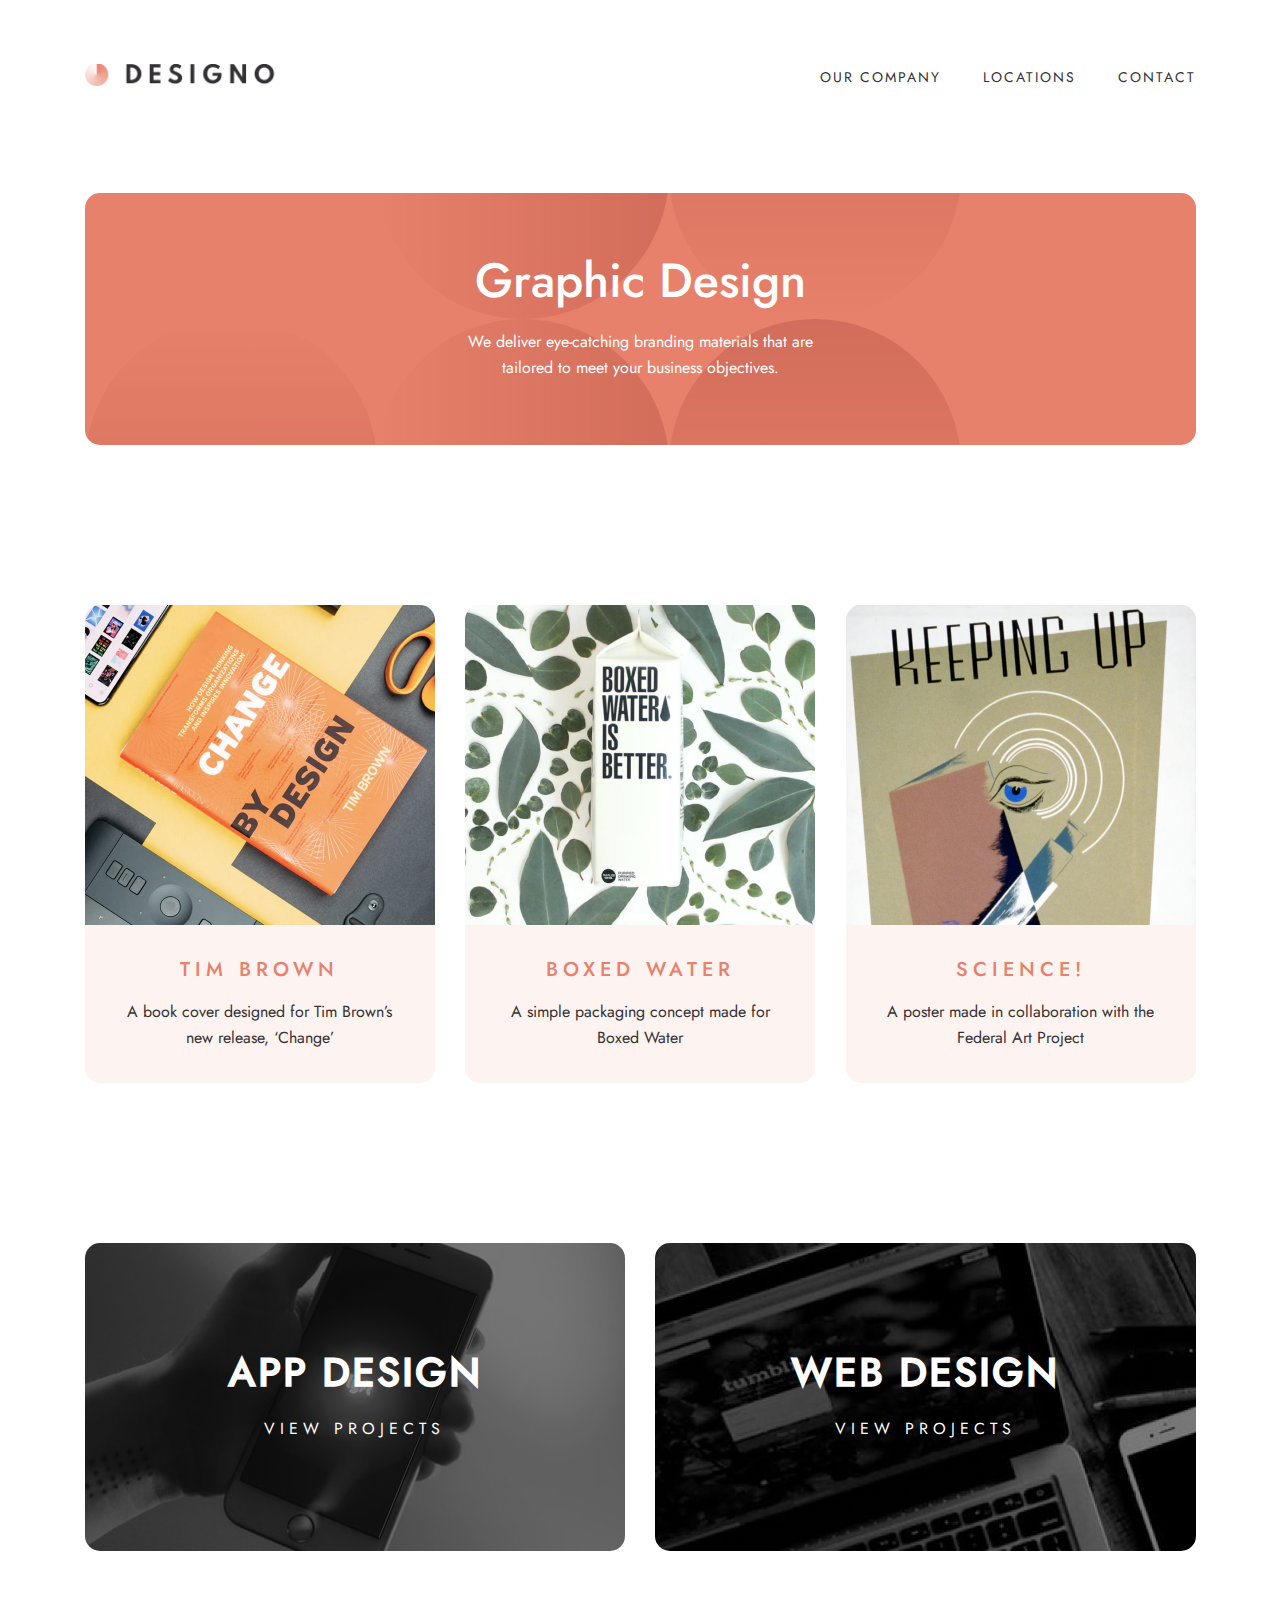
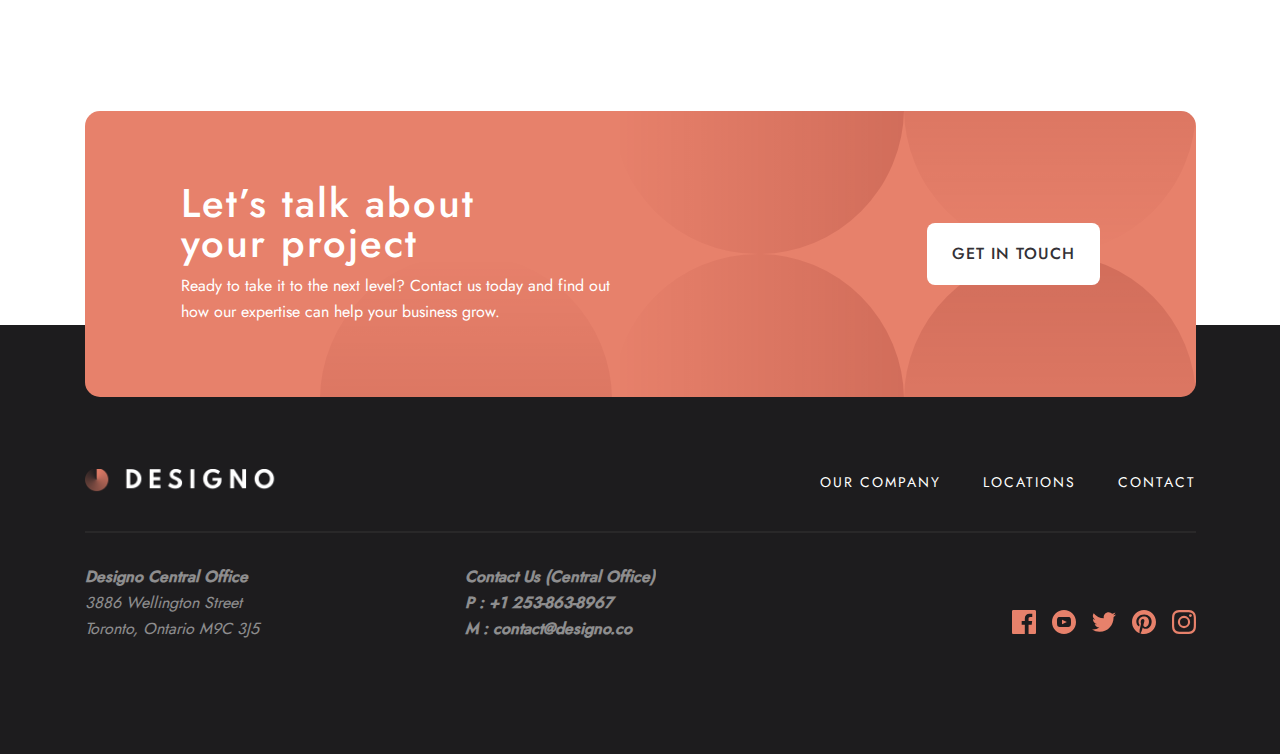
<file: html-pages/graphicdesign.html>
<!DOCTYPE html>
<html lang="en">
  <head>
    <meta charset="UTF-8" />
    <meta name="viewport" content="width=device-width, initial-scale=1.0" />
    <title>Designo</title>
    <link rel="stylesheet" href="../css/main.css" />
  </head>
  <body>
    <header class="header">
      <div class="header__container container">
        <a href="../index.html" class="header__logo"
          ><img
            src="../images/shared/desktop/logo-dark.png"
            alt="header__logo-img"
            class="header__logo-img"
            width="196"
            height="24"
        /></a>
        <nav class="navbar">
          <ul class="navbar__list">
            <li class="navbar__item">
              <a href="./about.html" class="navbar__link">OUR COMPANY</a>
            </li>
            <li class="navbar__item">
              <a href="./location.html" class="navbar__link">LOCATIONS</a>
            </li>
            <li class="navbar__item">
              <a href="./contact.html" class="navbar__link">CONTACT</a>
            </li>
          </ul>
        </nav>
      </div>
    </header>
    <main class="main">
      <div class="main__container container">
        <section class="app__hero">
          <div class="app__content">
            <h1 class="app__title">Graphic Design</h1>
            <p class="app__description">
              We deliver eye-catching branding materials that are tailored to
              meet your business objectives.
            </p>
          </div>
        </section>
        <section class="cards">
          <ul class="card__list">
            <li class="card__item">
              <img
                class="card__img"
                src="../images/graphic-design/desktop/image-change.jpg"
                alt="image-airfilter"
              />
              <h3 class="card__title">TIM BROWN</h3>
              <p class="card__description">
                A book cover designed for Tim Brown’s new release, ‘Change’
              </p>
            </li>
            <li class="card__item">
              <img
                class="card__img"
                src="../images/graphic-design/desktop/image-boxed-water.jpg"
                alt="image-eyecam"
              />
              <h3 class="card__title">BOXED WATER</h3>
              <p class="card__description">
                A simple packaging concept made for Boxed Water
              </p>
            </li>
            <li class="card__item">
              <img
                class="card__img"
                src="../images/graphic-design/desktop/image-science.jpg"
                alt="image-faceit"
              />
              <h3 class="card__title">SCIENCE!</h3>
              <p class="card__description">
                A poster made in collaboration with the Federal Art Project
              </p>
            </li>
          </ul>
        </section>
        <sectin class="bg-section">
          <a href="./appdesign.html" class="bg__section__top"
            ><h2>APP DESIGN</h2>
            <p>VIEW PROJECTS</p></a
          >
          <div class="bg-section__right">
            <a
              href="../html-pages/webdesign.html"
              class="bg__section__top app__bg"
              ><h2>WEB DESIGN</h2>
              <p>VIEW PROJECTS</p></a
            >
          </div>
        </sectin>
        <section class="orange">
          <div class="orange__content">
            <h2 class="orange__title">Let’s talk about your project</h2>
            <p class="orange__description">
              Ready to take it to the next level? Contact us today and find out
              how our expertise can help your business grow.
            </p>
          </div>
          <a href="./contact.html" class="btn">Get in touch</a>
        </section>
      </div>
    </main>
    <footer class="footer">
      <div class="footer__container container">
        <div class="footer__container-wrapper">
          <a href="../index.html" class="header__logo"
            ><img
              src="../images/shared/desktop/logo-light.png"
              alt="header__logo-img"
              class="header__logo-img"
              width="196"
              height="24"
          /></a>
          <nav class="navbar">
            <ul class="navbar__list">
              <li class="navbar__item">
                <a href="" class="footer__navbar__link">OUR COMPANY</a>
              </li>
              <li class="navbar__item">
                <a href="" class="footer__navbar__link">LOCATIONS</a>
              </li>
              <li class="navbar__item">
                <a href="" class="footer__navbar__link">CONTACT</a>
              </li>
            </ul>
          </nav>
        </div>
        <div class="line"></div>
        <div class="footer__bottom">
          <div class="footer__bottom-content">
            <address>
              <span>Designo Central Office</span> <br />
              3886 Wellington Street <br />Toronto, Ontario M9C 3J5
            </address>
            <address>
              <span
                >Contact Us (Central Office) <br />
                P : +1 253-863-8967 <br />
                M : contact@designo.co</span
              >
            </address>
          </div>
          <ul class="footer__icon__list">
            <li class="footer__icon__item">
              <a href="" class="footer__icon__link"
                ><svg width="24" height="24" xmlns="http://www.w3.org/2000/svg">
                  <path
                    d="M22.675 0H1.325C.593 0 0 .593 0 1.325v21.351C0 23.407.593 24 1.325 24H12.82v-9.294H9.692v-3.622h3.128V8.413c0-3.1 1.893-4.788 4.659-4.788 1.325 0 2.463.099 2.795.143v3.24l-1.918.001c-1.504 0-1.795.715-1.795 1.763v2.313h3.587l-.467 3.622h-3.12V24h6.116c.73 0 1.323-.593 1.323-1.325V1.325C24 .593 23.407 0 22.675 0z"
                    fill="#E7816B"
                    fill-rule="nonzero"
                  /></svg
              ></a>
            </li>
            <li class="footer__icon__item">
              <a href="" class="footer__icon__link"
                ><svg width="24" height="24" xmlns="http://www.w3.org/2000/svg">
                  <path
                    d="M12 0C5.373 0 0 5.373 0 12s5.373 12 12 12 12-5.373 12-12S18.627 0 12 0zm4.441 16.892c-2.102.144-6.784.144-8.883 0C5.282 16.736 5.017 15.622 5 12c.017-3.629.285-4.736 2.558-4.892 2.099-.144 6.782-.144 8.883 0C18.718 7.264 18.982 8.378 19 12c-.018 3.629-.285 4.736-2.559 4.892zM10 9.658l4.917 2.338L10 14.342V9.658z"
                    fill="#E7816B"
                    fill-rule="nonzero"
                  /></svg
              ></a>
            </li>
            <li class="footer__icon__item">
              <a href="" class="footer__icon__link"
                ><svg width="24" height="20" xmlns="http://www.w3.org/2000/svg">
                  <path
                    d="M24 2.557a9.83 9.83 0 01-2.828.775A4.932 4.932 0 0023.337.608a9.864 9.864 0 01-3.127 1.195A4.916 4.916 0 0016.616.248c-3.179 0-5.515 2.966-4.797 6.045A13.978 13.978 0 011.671 1.149a4.93 4.93 0 001.523 6.574 4.903 4.903 0 01-2.229-.616c-.054 2.281 1.581 4.415 3.949 4.89a4.935 4.935 0 01-2.224.084 4.928 4.928 0 004.6 3.419A9.9 9.9 0 010 17.54a13.94 13.94 0 007.548 2.212c9.142 0 14.307-7.721 13.995-14.646A10.025 10.025 0 0024 2.557z"
                    fill="#E7816B"
                    fill-rule="nonzero"
                  /></svg
              ></a>
            </li>
            <li class="footer__icon__item">
              <a href="" class="footer__icon__link"
                ><svg width="24" height="24" xmlns="http://www.w3.org/2000/svg">
                  <path
                    d="M12 0C5.373 0 0 5.372 0 12c0 5.084 3.163 9.426 7.627 11.174-.105-.949-.2-2.405.042-3.441.218-.937 1.407-5.965 1.407-5.965s-.359-.719-.359-1.782c0-1.668.967-2.914 2.171-2.914 1.023 0 1.518.769 1.518 1.69 0 1.029-.655 2.568-.994 3.995-.283 1.194.599 2.169 1.777 2.169 2.133 0 3.772-2.249 3.772-5.495 0-2.873-2.064-4.882-5.012-4.882-3.414 0-5.418 2.561-5.418 5.207 0 1.031.397 2.138.893 2.738a.36.36 0 01.083.345l-.333 1.36c-.053.22-.174.267-.402.161-1.499-.698-2.436-2.889-2.436-4.649 0-3.785 2.75-7.262 7.929-7.262 4.163 0 7.398 2.967 7.398 6.931 0 4.136-2.607 7.464-6.227 7.464-1.216 0-2.359-.631-2.75-1.378l-.748 2.853c-.271 1.043-1.002 2.35-1.492 3.146C9.57 23.812 10.763 24 12 24c6.627 0 12-5.373 12-12 0-6.628-5.373-12-12-12z"
                    fill="#E7816B"
                    fill-rule="nonzero"
                  /></svg
              ></a>
            </li>
            <li class="footer__icon__item">
              <a href="" class="footer__icon__link"
                ><svg width="24" height="24" xmlns="http://www.w3.org/2000/svg">
                  <path
                    d="M12 2.163c3.204 0 3.584.012 4.85.07 3.252.148 4.771 1.691 4.919 4.919.058 1.265.069 1.645.069 4.849 0 3.205-.012 3.584-.069 4.849-.149 3.225-1.664 4.771-4.919 4.919-1.266.058-1.644.07-4.85.07-3.204 0-3.584-.012-4.849-.07-3.26-.149-4.771-1.699-4.919-4.92-.058-1.265-.07-1.644-.07-4.849 0-3.204.013-3.583.07-4.849.149-3.227 1.664-4.771 4.919-4.919 1.266-.057 1.645-.069 4.849-.069zM12 0C8.741 0 8.333.014 7.053.072 2.695.272.273 2.69.073 7.052.014 8.333 0 8.741 0 12c0 3.259.014 3.668.072 4.948.2 4.358 2.618 6.78 6.98 6.98C8.333 23.986 8.741 24 12 24c3.259 0 3.668-.014 4.948-.072 4.354-.2 6.782-2.618 6.979-6.98.059-1.28.073-1.689.073-4.948 0-3.259-.014-3.667-.072-4.947-.196-4.354-2.617-6.78-6.979-6.98C15.668.014 15.259 0 12 0zm0 5.838a6.162 6.162 0 100 12.324 6.162 6.162 0 000-12.324zM12 16a4 4 0 110-8 4 4 0 010 8zm6.406-11.845a1.44 1.44 0 100 2.881 1.44 1.44 0 000-2.881z"
                    fill="#E7816B"
                    fill-rule="nonzero"
                  /></svg
              ></a>
            </li>
          </ul>
        </div>
      </div>
    </footer>
  </body>
</html>
</file>
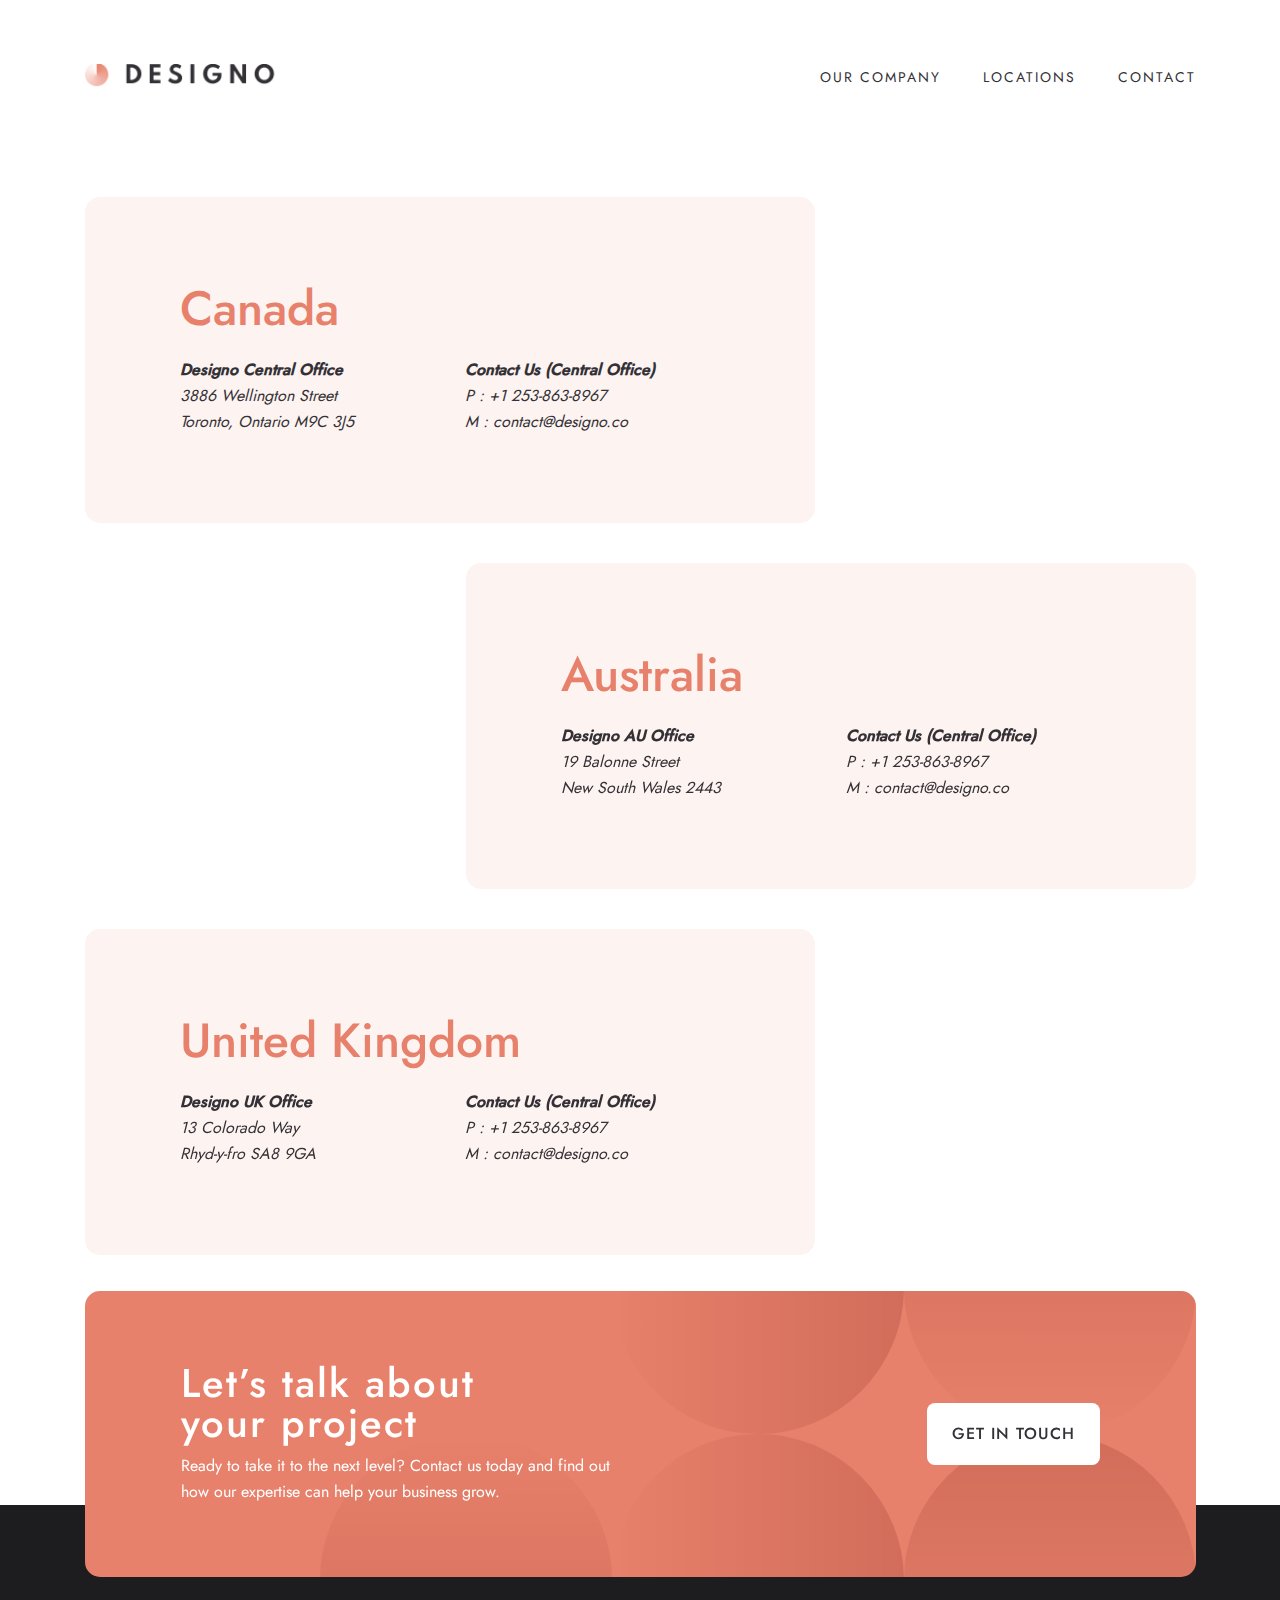
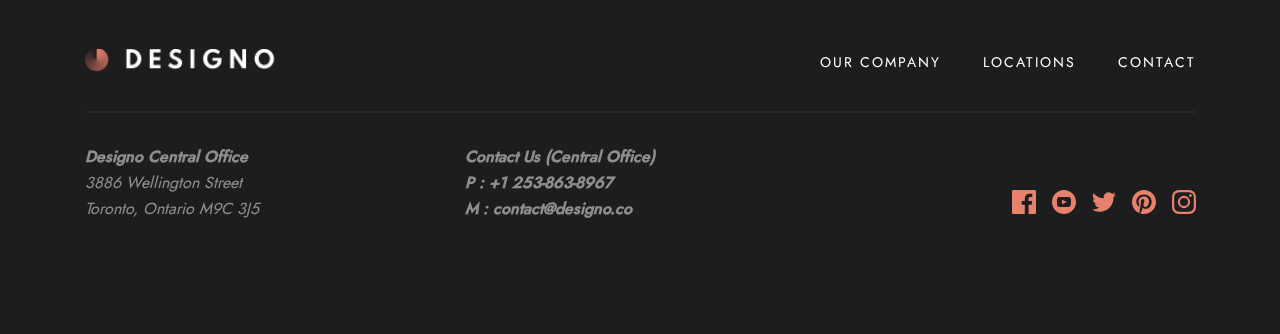
<file: html-pages/location.html>
<!DOCTYPE html>
<html lang="en">
  <head>
    <meta charset="UTF-8" />
    <meta name="viewport" content="width=device-width, initial-scale=1.0" />
    <title>Designo</title>
    <link rel="stylesheet" href="../css/main.css" />
  </head>
  <body>
    <header class="header">
      <div class="header__container container">
        <a href="../index.html" class="header__logo"
          ><img
            src="../images/shared/desktop/logo-dark.png"
            alt="header__logo-img"
            class="header__logo-img"
            width="196"
            height="24"
        /></a>
        <nav class="navbar">
          <ul class="navbar__list">
            <li class="navbar__item">
              <a href="./about.html" class="navbar__link">OUR COMPANY</a>
            </li>
            <li class="navbar__item">
              <a href="./location.html" class="navbar__link">LOCATIONS</a>
            </li>
            <li class="navbar__item">
              <a href="./contact.html" class="navbar__link">CONTACT</a>
            </li>
          </ul>
        </nav>
      </div>
    </header>
    <main class="main">
      <div class="main__container container">
        <section class="countries">
          <div class="countries__content">
            <h1>Canada</h1>
            <div class="countries__address">
              <address>
                <span>Designo Central Office</span> <br />
                3886 Wellington Street <br />Toronto, Ontario M9C 3J5
              </address>
              <address>
                <span>Contact Us (Central Office)</span> <br />
                P : +1 253-863-8967 <br />
                M : contact@designo.co
              </address>
            </div>
          </div>
          <div class="map">
            <iframe
              src="https://www.google.com/maps/embed?pb=!1m18!1m12!1m3!1d2883.845469657236!2d-79.22792749383223!3d43.71376038318538!2m3!1f0!2f0!3f0!3m2!1i1024!2i768!4f13.1!3m3!1m2!1s0x89d4cfbe638ccd2d%3A0x605818c8630be888!2z0JHQu9Cw0YTQtdGA0YEg0J_QsNGA0Log0JHQuNGH!5e0!3m2!1sru!2s!4v1707522650955!5m2!1sru!2s"
              width="350"
              height="326"
              style="border: 0"
              allowfullscreen=""
              loading="lazy"
              referrerpolicy="no-referrer-when-downgrade"
            ></iframe>
          </div>
        </section>
        <section class="countries">
          <div class="map">
            <iframe
              src="https://www.google.com/maps/embed?pb=!1m18!1m12!1m3!1d89942.0143193925!2d151.62750032163393!3d-33.0961967642829!2m3!1f0!2f0!3f0!3m2!1i1024!2i768!4f13.1!3m3!1m2!1s0x6b7321722ea1613f%3A0x5017d681632eb10!2z0JrQtdC50LLRgSDQkdC40Ycg0J3QvtCyLiDQrtC2LiDQo9GN0LvRjNGBIDIyODEsINCQ0LLRgdGC0YDQsNC70LjRjw!5e0!3m2!1sru!2s!4v1707522920746!5m2!1sru!2s"
              width="350"
              height="326"
              style="border: 0"
              allowfullscreen=""
              loading="lazy"
              referrerpolicy="no-referrer-when-downgrade"
            ></iframe>
          </div>
          <div class="countries__content">
            <h1>Australia</h1>
            <div class="countries__address">
              <address>
                <span>Designo AU Office</span> <br />
                19 Balonne Street <br />New South Wales 2443
              </address>
              <address>
                <span>Contact Us (Central Office)</span> <br />
                P : +1 253-863-8967 <br />
                M : contact@designo.co
              </address>
            </div>
          </div>
        </section>
        <section class="countries">
          <div class="countries__content">
            <h1>United Kingdom</h1>
            <div class="countries__address">
              <address>
                <span>Designo UK Office</span> <br />
                13 Colorado Way <br />
                Rhyd-y-fro SA8 9GA
              </address>
              <address>
                <span>Contact Us (Central Office)</span> <br />
                P : +1 253-863-8967 <br />
                M : contact@designo.co
              </address>
            </div>
          </div>
          <div class="map">
            <iframe
              src="https://www.google.com/maps/embed?pb=!1m18!1m12!1m3!1d9439.56508636875!2d-1.3212375902501763!3d53.738011228226775!2m3!1f0!2f0!3f0!3m2!1i1024!2i768!4f13.1!3m3!1m2!1s0x487941e19bd78593%3A0x73617b156e51b5d2!2z0KTQtdGA0YDQuCDQpNGA0LDQudGB0YLQvtC9LCDQmtCw0YHQu9GE0L7RgNC0LCDQktC10LvQuNC60L7QsdGA0LjRgtCw0L3QuNGP!5e0!3m2!1sru!2s!4v1707523037407!5m2!1sru!2s"
              width="350"
              height="326"
              style="border: 0"
              allowfullscreen=""
              loading="lazy"
              referrerpolicy="no-referrer-when-downgrade"
            ></iframe>
          </div>
        </section>
        <section class="orange">
          <div class="orange__content">
            <h2 class="orange__title">Let’s talk about your project</h2>
            <p class="orange__description">
              Ready to take it to the next level? Contact us today and find out
              how our expertise can help your business grow.
            </p>
          </div>
          <a href="./contact.html" class="btn">Get in touch</a>
        </section>
      </div>
    </main>
    <footer class="footer">
      <div class="footer__container container">
        <div class="footer__container-wrapper">
          <a href="../index.html" class="footer__logo"
            ><img
              src="../images/shared/desktop/logo-light.png"
              alt="header__logo-img"
              class="header__logo-img"
              width="196"
              height="24"
          /></a>
          <nav class="navbar">
            <ul class="navbar__list">
              <li class="navbar__item">
                <a href="./about.html" class="footer__navbar__link"
                  >OUR COMPANY</a
                >
              </li>
              <li class="navbar__item">
                <a href="./location.html" class="footer__navbar__link"
                  >LOCATIONS</a
                >
              </li>
              <li class="navbar__item">
                <a href="./contact.html" class="footer__navbar__link"
                  >CONTACT</a
                >
              </li>
            </ul>
          </nav>
        </div>
        <div class="line"></div>
        <div class="footer__bottom">
          <div class="footer__bottom-content">
            <address>
              <span>Designo Central Office</span> <br />
              3886 Wellington Street <br />Toronto, Ontario M9C 3J5
            </address>
            <address>
              <span
                >Contact Us (Central Office) <br />
                P : +1 253-863-8967 <br />
                M : contact@designo.co</span
              >
            </address>
          </div>
          <ul class="footer__icon__list">
            <li class="footer__icon__item">
              <a href="" class="footer__icon__link"
                ><svg width="24" height="24" xmlns="http://www.w3.org/2000/svg">
                  <path
                    d="M22.675 0H1.325C.593 0 0 .593 0 1.325v21.351C0 23.407.593 24 1.325 24H12.82v-9.294H9.692v-3.622h3.128V8.413c0-3.1 1.893-4.788 4.659-4.788 1.325 0 2.463.099 2.795.143v3.24l-1.918.001c-1.504 0-1.795.715-1.795 1.763v2.313h3.587l-.467 3.622h-3.12V24h6.116c.73 0 1.323-.593 1.323-1.325V1.325C24 .593 23.407 0 22.675 0z"
                    fill="#E7816B"
                    fill-rule="nonzero"
                  /></svg
              ></a>
            </li>
            <li class="footer__icon__item">
              <a href="" class="footer__icon__link"
                ><svg width="24" height="24" xmlns="http://www.w3.org/2000/svg">
                  <path
                    d="M12 0C5.373 0 0 5.373 0 12s5.373 12 12 12 12-5.373 12-12S18.627 0 12 0zm4.441 16.892c-2.102.144-6.784.144-8.883 0C5.282 16.736 5.017 15.622 5 12c.017-3.629.285-4.736 2.558-4.892 2.099-.144 6.782-.144 8.883 0C18.718 7.264 18.982 8.378 19 12c-.018 3.629-.285 4.736-2.559 4.892zM10 9.658l4.917 2.338L10 14.342V9.658z"
                    fill="#E7816B"
                    fill-rule="nonzero"
                  /></svg
              ></a>
            </li>
            <li class="footer__icon__item">
              <a href="" class="footer__icon__link"
                ><svg width="24" height="20" xmlns="http://www.w3.org/2000/svg">
                  <path
                    d="M24 2.557a9.83 9.83 0 01-2.828.775A4.932 4.932 0 0023.337.608a9.864 9.864 0 01-3.127 1.195A4.916 4.916 0 0016.616.248c-3.179 0-5.515 2.966-4.797 6.045A13.978 13.978 0 011.671 1.149a4.93 4.93 0 001.523 6.574 4.903 4.903 0 01-2.229-.616c-.054 2.281 1.581 4.415 3.949 4.89a4.935 4.935 0 01-2.224.084 4.928 4.928 0 004.6 3.419A9.9 9.9 0 010 17.54a13.94 13.94 0 007.548 2.212c9.142 0 14.307-7.721 13.995-14.646A10.025 10.025 0 0024 2.557z"
                    fill="#E7816B"
                    fill-rule="nonzero"
                  /></svg
              ></a>
            </li>
            <li class="footer__icon__item">
              <a href="" class="footer__icon__link"
                ><svg width="24" height="24" xmlns="http://www.w3.org/2000/svg">
                  <path
                    d="M12 0C5.373 0 0 5.372 0 12c0 5.084 3.163 9.426 7.627 11.174-.105-.949-.2-2.405.042-3.441.218-.937 1.407-5.965 1.407-5.965s-.359-.719-.359-1.782c0-1.668.967-2.914 2.171-2.914 1.023 0 1.518.769 1.518 1.69 0 1.029-.655 2.568-.994 3.995-.283 1.194.599 2.169 1.777 2.169 2.133 0 3.772-2.249 3.772-5.495 0-2.873-2.064-4.882-5.012-4.882-3.414 0-5.418 2.561-5.418 5.207 0 1.031.397 2.138.893 2.738a.36.36 0 01.083.345l-.333 1.36c-.053.22-.174.267-.402.161-1.499-.698-2.436-2.889-2.436-4.649 0-3.785 2.75-7.262 7.929-7.262 4.163 0 7.398 2.967 7.398 6.931 0 4.136-2.607 7.464-6.227 7.464-1.216 0-2.359-.631-2.75-1.378l-.748 2.853c-.271 1.043-1.002 2.35-1.492 3.146C9.57 23.812 10.763 24 12 24c6.627 0 12-5.373 12-12 0-6.628-5.373-12-12-12z"
                    fill="#E7816B"
                    fill-rule="nonzero"
                  /></svg
              ></a>
            </li>
            <li class="footer__icon__item">
              <a href="" class="footer__icon__link"
                ><svg width="24" height="24" xmlns="http://www.w3.org/2000/svg">
                  <path
                    d="M12 2.163c3.204 0 3.584.012 4.85.07 3.252.148 4.771 1.691 4.919 4.919.058 1.265.069 1.645.069 4.849 0 3.205-.012 3.584-.069 4.849-.149 3.225-1.664 4.771-4.919 4.919-1.266.058-1.644.07-4.85.07-3.204 0-3.584-.012-4.849-.07-3.26-.149-4.771-1.699-4.919-4.92-.058-1.265-.07-1.644-.07-4.849 0-3.204.013-3.583.07-4.849.149-3.227 1.664-4.771 4.919-4.919 1.266-.057 1.645-.069 4.849-.069zM12 0C8.741 0 8.333.014 7.053.072 2.695.272.273 2.69.073 7.052.014 8.333 0 8.741 0 12c0 3.259.014 3.668.072 4.948.2 4.358 2.618 6.78 6.98 6.98C8.333 23.986 8.741 24 12 24c3.259 0 3.668-.014 4.948-.072 4.354-.2 6.782-2.618 6.979-6.98.059-1.28.073-1.689.073-4.948 0-3.259-.014-3.667-.072-4.947-.196-4.354-2.617-6.78-6.979-6.98C15.668.014 15.259 0 12 0zm0 5.838a6.162 6.162 0 100 12.324 6.162 6.162 0 000-12.324zM12 16a4 4 0 110-8 4 4 0 010 8zm6.406-11.845a1.44 1.44 0 100 2.881 1.44 1.44 0 000-2.881z"
                    fill="#E7816B"
                    fill-rule="nonzero"
                  /></svg
              ></a>
            </li>
          </ul>
        </div>
      </div>
    </footer>
  </body>
</html>
</file>
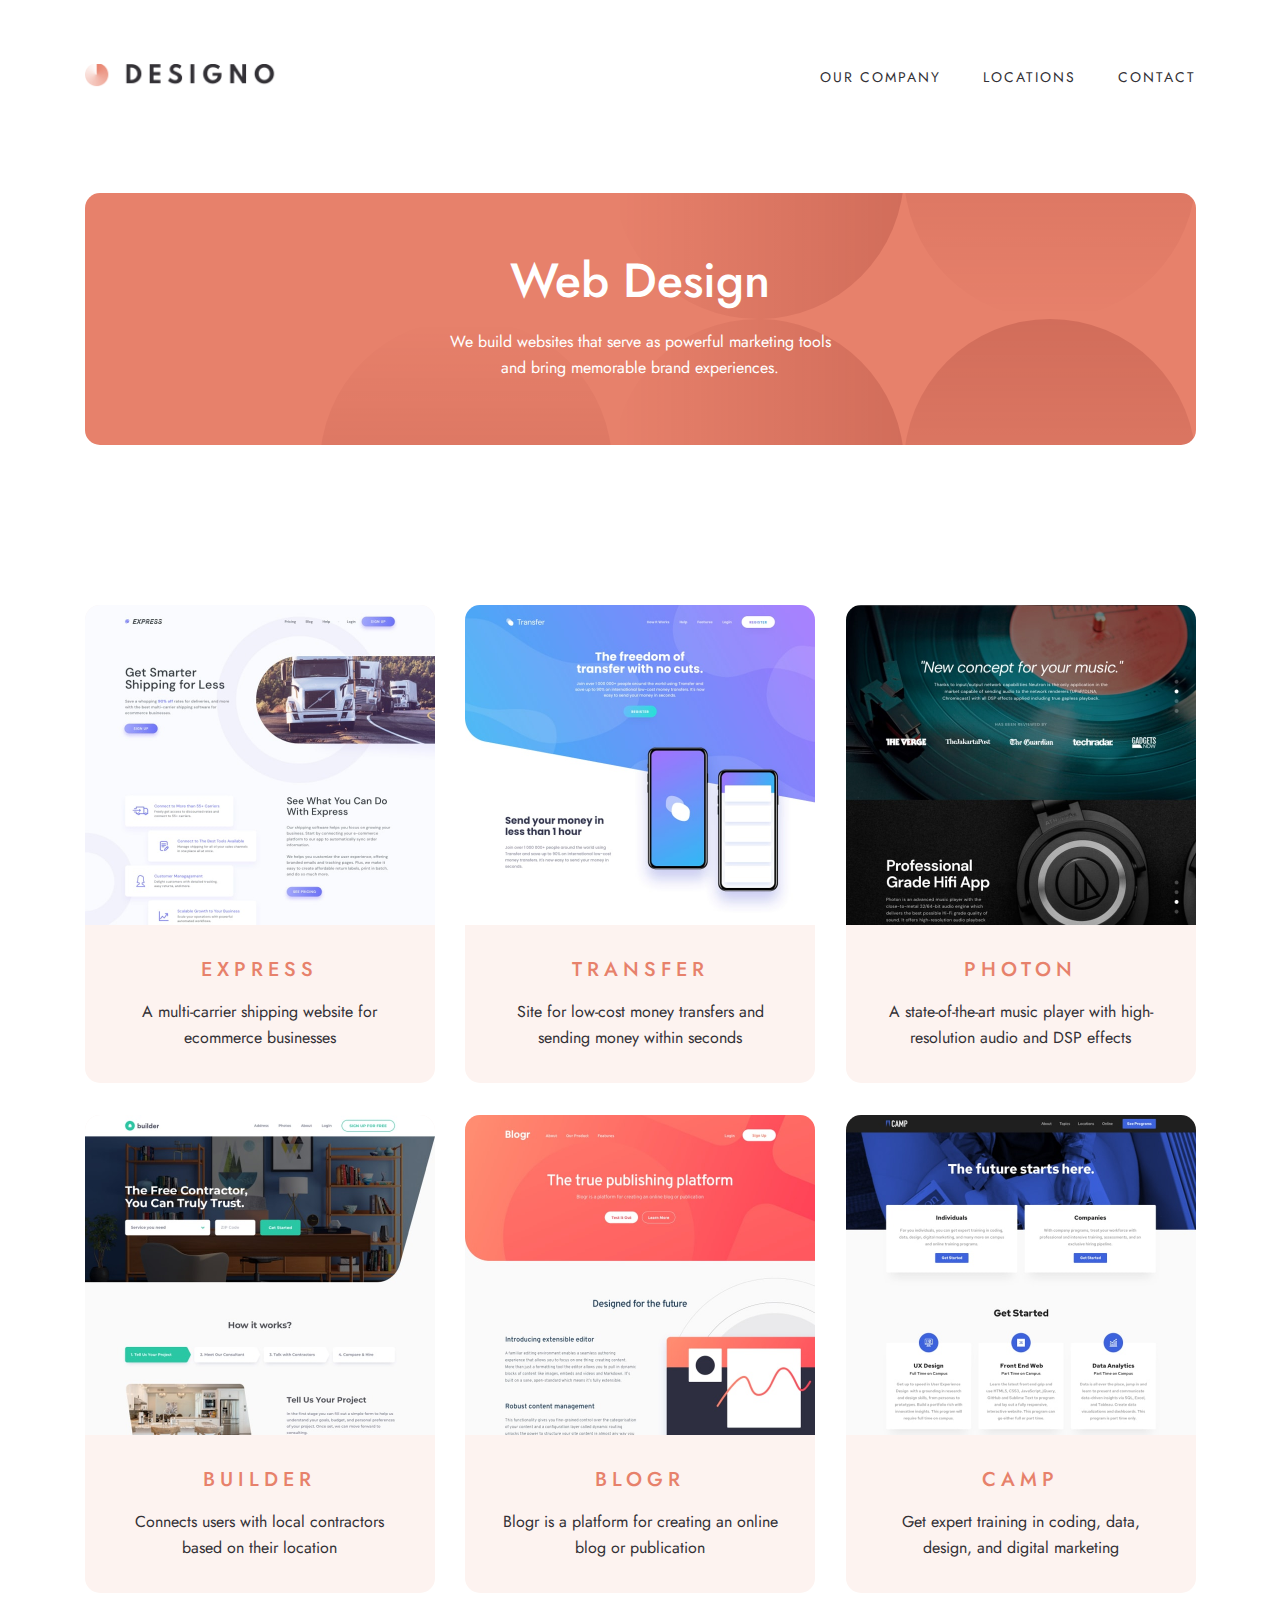
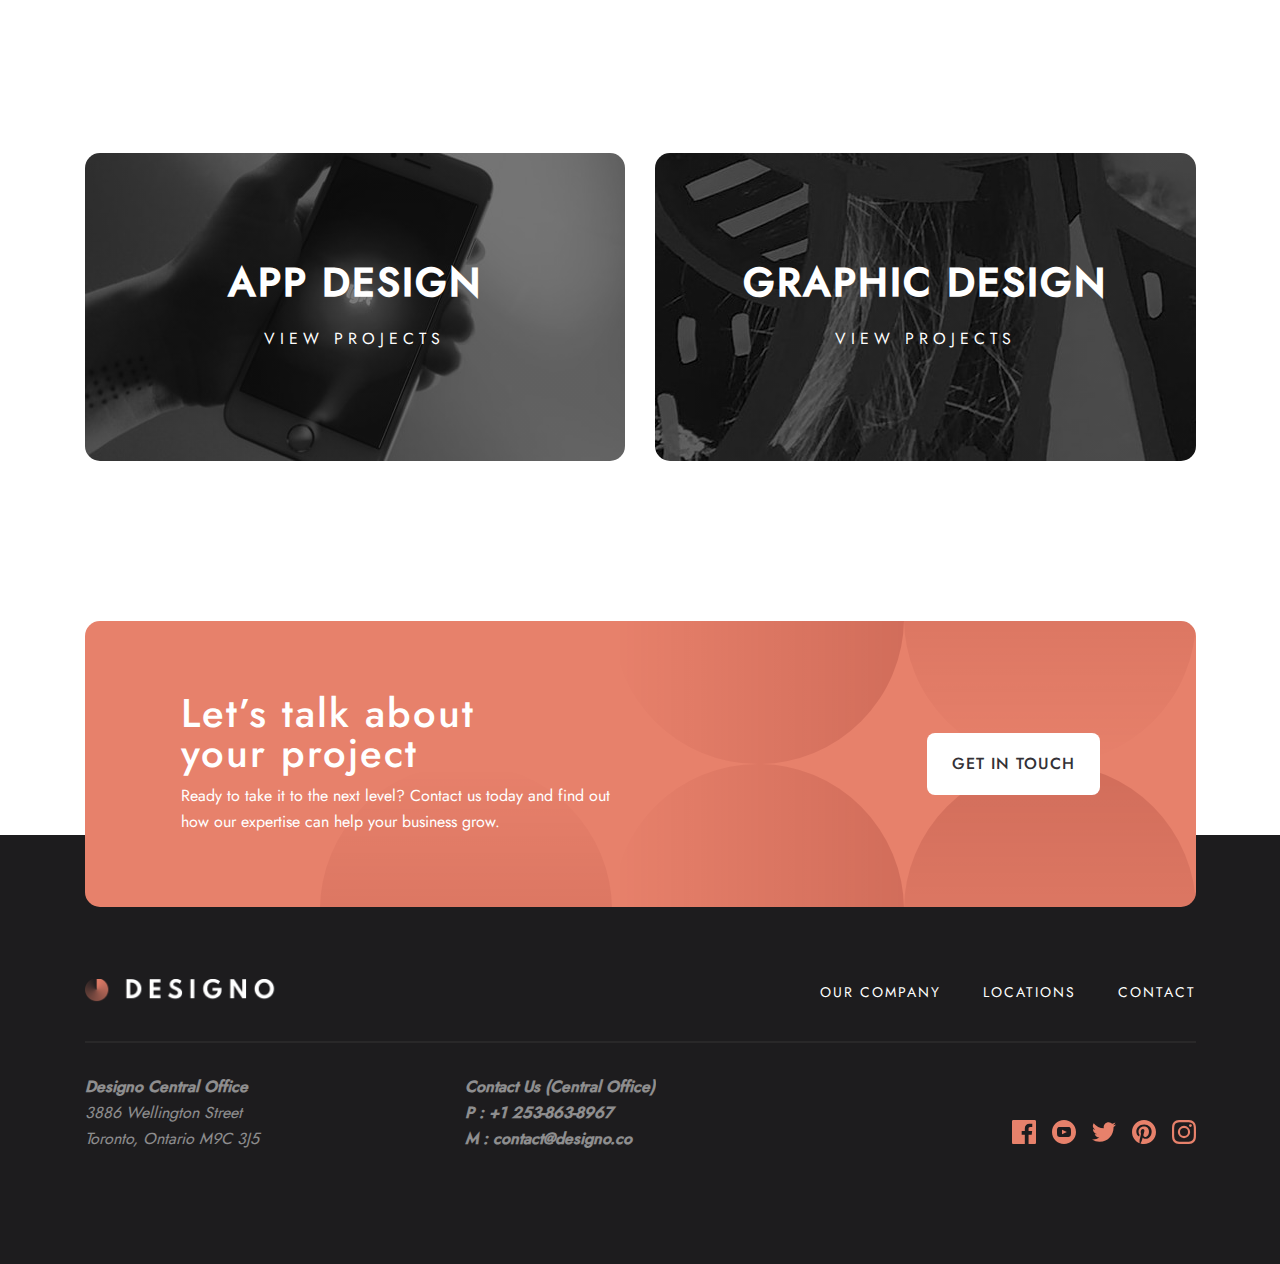
<file: html-pages/webdesign.html>
<!DOCTYPE html>
<html lang="en">
  <head>
    <meta charset="UTF-8" />
    <meta name="viewport" content="width=device-width, initial-scale=1.0" />
    <title>Designo</title>
    <link rel="stylesheet" href="../css/main.css" />
  </head>
  <body>
    <header class="header">
      <div class="header__container container">
        <a href="../index.html" class="header__logo"
          ><img
            src="../images/shared/desktop/logo-dark.png"
            alt="header__logo-img"
            class="header__logo-img"
            width="196"
            height="24"
        /></a>
        <nav class="navbar">
          <ul class="navbar__list">
            <li class="navbar__item">
              <a href="./about.html" class="navbar__link">OUR COMPANY</a>
            </li>
            <li class="navbar__item">
              <a href="./location.html" class="navbar__link">LOCATIONS</a>
            </li>
            <li class="navbar__item">
              <a href="./contact.html" class="navbar__link">CONTACT</a>
            </li>
          </ul>
        </nav>
      </div>
    </header>
    <main class="main">
      <div class="main__container container">
        <section class="web__hero">
          <div class="web__content">
            <h1 class="web__title">Web Design</h1>
            <p class="web__description">
              We build websites that serve as powerful marketing tools and bring
              memorable brand experiences.
            </p>
          </div>
        </section>
        <section class="cards">
          <ul class="card__list">
            <li class="card__item">
              <img
                class="card__img"
                src="../images/web-design/desktop/image-express.jpg"
                alt="image-express"
              />
              <h3 class="card__title">EXPRESS</h3>
              <p class="card__description">
                A multi-carrier shipping website for ecommerce businesses
              </p>
            </li>
            <li class="card__item">
              <img
                class="card__img"
                src="../images/web-design/desktop/image-transfer.jpg"
                alt="image-transfer"
              />
              <h3 class="card__title">TRANSFER</h3>
              <p class="card__description">
                Site for low-cost money transfers and sending money within
                seconds
              </p>
            </li>
            <li class="card__item">
              <img
                class="card__img"
                src="../images/web-design/desktop/image-photon.jpg"
                alt="image-photon"
              />
              <h3 class="card__title">PHOTON</h3>
              <p class="card__description">
                A state-of-the-art music player with high-resolution audio and
                DSP effects
              </p>
            </li>
          </ul>
          <ul class="card__list">
            <li class="card__item">
              <img
                class="card__img"
                src="../images/web-design/desktop/image-builder.jpg"
                alt="image-builder"
              />
              <h3 class="card__title">BUILDER</h3>
              <p class="card__description">
                Connects users with local contractors based on their location
              </p>
            </li>
            <li class="card__item">
              <img
                class="card__img"
                src="../images/web-design/desktop/image-blogr.jpg"
                alt="image-blogr"
              />
              <h3 class="card__title">BLOGR</h3>
              <p class="card__description">
                Blogr is a platform for creating an online blog or publication
              </p>
            </li>
            <li class="card__item">
              <img
                class="card__img"
                src="../images/web-design/desktop/image-camp.jpg"
                alt="image-camp"
              />
              <h3 class="card__title">CAMP</h3>
              <p class="card__description">
                Get expert training in coding, data, design, and digital
                marketing
              </p>
            </li>
          </ul>
        </section>
        <sectin class="bg-section">
          <a href="./appdesign.html" class="bg__section__top"
            ><h2>APP DESIGN</h2>
            <p>VIEW PROJECTS</p></a
          >
          <div class="bg-section__right">
            <a href="./graphicdesign.html" class="bg-section__bottom"
              ><h2>GRAPHIC DESIGN</h2>
              <p>VIEW PROJECTS</p></a
            >
          </div>
        </sectin>
        <section class="orange">
          <div class="orange__content">
            <h2 class="orange__title">Let’s talk about your project</h2>
            <p class="orange__description">
              Ready to take it to the next level? Contact us today and find out
              how our expertise can help your business grow.
            </p>
          </div>
          <a href="./contact.html" class="btn">Get in touch</a>
        </section>
      </div>
    </main>
    <footer class="footer">
      <div class="footer__container container">
        <div class="footer__container-wrapper">
          <a href="../index.html" class="header__logo"
            ><img
              src="../images/shared/desktop/logo-light.png"
              alt="header__logo-img"
              class="header__logo-img"
              width="196"
              height="24"
          /></a>
          <nav class="navbar">
            <ul class="navbar__list">
              <li class="navbar__item">
                <a href="" class="footer__navbar__link">OUR COMPANY</a>
              </li>
              <li class="navbar__item">
                <a href="" class="footer__navbar__link">LOCATIONS</a>
              </li>
              <li class="navbar__item">
                <a href="" class="footer__navbar__link">CONTACT</a>
              </li>
            </ul>
          </nav>
        </div>
        <div class="line"></div>
        <div class="footer__bottom">
          <div class="footer__bottom-content">
            <address>
              <span>Designo Central Office</span> <br />
              3886 Wellington Street <br />Toronto, Ontario M9C 3J5
            </address>
            <address>
              <span
                >Contact Us (Central Office) <br />
                P : +1 253-863-8967 <br />
                M : contact@designo.co</span
              >
            </address>
          </div>
          <ul class="footer__icon__list">
            <li class="footer__icon__item">
              <a href="" class="footer__icon__link"
                ><svg width="24" height="24" xmlns="http://www.w3.org/2000/svg">
                  <path
                    d="M22.675 0H1.325C.593 0 0 .593 0 1.325v21.351C0 23.407.593 24 1.325 24H12.82v-9.294H9.692v-3.622h3.128V8.413c0-3.1 1.893-4.788 4.659-4.788 1.325 0 2.463.099 2.795.143v3.24l-1.918.001c-1.504 0-1.795.715-1.795 1.763v2.313h3.587l-.467 3.622h-3.12V24h6.116c.73 0 1.323-.593 1.323-1.325V1.325C24 .593 23.407 0 22.675 0z"
                    fill="#E7816B"
                    fill-rule="nonzero"
                  /></svg
              ></a>
            </li>
            <li class="footer__icon__item">
              <a href="" class="footer__icon__link"
                ><svg width="24" height="24" xmlns="http://www.w3.org/2000/svg">
                  <path
                    d="M12 0C5.373 0 0 5.373 0 12s5.373 12 12 12 12-5.373 12-12S18.627 0 12 0zm4.441 16.892c-2.102.144-6.784.144-8.883 0C5.282 16.736 5.017 15.622 5 12c.017-3.629.285-4.736 2.558-4.892 2.099-.144 6.782-.144 8.883 0C18.718 7.264 18.982 8.378 19 12c-.018 3.629-.285 4.736-2.559 4.892zM10 9.658l4.917 2.338L10 14.342V9.658z"
                    fill="#E7816B"
                    fill-rule="nonzero"
                  /></svg
              ></a>
            </li>
            <li class="footer__icon__item">
              <a href="" class="footer__icon__link"
                ><svg width="24" height="20" xmlns="http://www.w3.org/2000/svg">
                  <path
                    d="M24 2.557a9.83 9.83 0 01-2.828.775A4.932 4.932 0 0023.337.608a9.864 9.864 0 01-3.127 1.195A4.916 4.916 0 0016.616.248c-3.179 0-5.515 2.966-4.797 6.045A13.978 13.978 0 011.671 1.149a4.93 4.93 0 001.523 6.574 4.903 4.903 0 01-2.229-.616c-.054 2.281 1.581 4.415 3.949 4.89a4.935 4.935 0 01-2.224.084 4.928 4.928 0 004.6 3.419A9.9 9.9 0 010 17.54a13.94 13.94 0 007.548 2.212c9.142 0 14.307-7.721 13.995-14.646A10.025 10.025 0 0024 2.557z"
                    fill="#E7816B"
                    fill-rule="nonzero"
                  /></svg
              ></a>
            </li>
            <li class="footer__icon__item">
              <a href="" class="footer__icon__link"
                ><svg width="24" height="24" xmlns="http://www.w3.org/2000/svg">
                  <path
                    d="M12 0C5.373 0 0 5.372 0 12c0 5.084 3.163 9.426 7.627 11.174-.105-.949-.2-2.405.042-3.441.218-.937 1.407-5.965 1.407-5.965s-.359-.719-.359-1.782c0-1.668.967-2.914 2.171-2.914 1.023 0 1.518.769 1.518 1.69 0 1.029-.655 2.568-.994 3.995-.283 1.194.599 2.169 1.777 2.169 2.133 0 3.772-2.249 3.772-5.495 0-2.873-2.064-4.882-5.012-4.882-3.414 0-5.418 2.561-5.418 5.207 0 1.031.397 2.138.893 2.738a.36.36 0 01.083.345l-.333 1.36c-.053.22-.174.267-.402.161-1.499-.698-2.436-2.889-2.436-4.649 0-3.785 2.75-7.262 7.929-7.262 4.163 0 7.398 2.967 7.398 6.931 0 4.136-2.607 7.464-6.227 7.464-1.216 0-2.359-.631-2.75-1.378l-.748 2.853c-.271 1.043-1.002 2.35-1.492 3.146C9.57 23.812 10.763 24 12 24c6.627 0 12-5.373 12-12 0-6.628-5.373-12-12-12z"
                    fill="#E7816B"
                    fill-rule="nonzero"
                  /></svg
              ></a>
            </li>
            <li class="footer__icon__item">
              <a href="" class="footer__icon__link"
                ><svg width="24" height="24" xmlns="http://www.w3.org/2000/svg">
                  <path
                    d="M12 2.163c3.204 0 3.584.012 4.85.07 3.252.148 4.771 1.691 4.919 4.919.058 1.265.069 1.645.069 4.849 0 3.205-.012 3.584-.069 4.849-.149 3.225-1.664 4.771-4.919 4.919-1.266.058-1.644.07-4.85.07-3.204 0-3.584-.012-4.849-.07-3.26-.149-4.771-1.699-4.919-4.92-.058-1.265-.07-1.644-.07-4.849 0-3.204.013-3.583.07-4.849.149-3.227 1.664-4.771 4.919-4.919 1.266-.057 1.645-.069 4.849-.069zM12 0C8.741 0 8.333.014 7.053.072 2.695.272.273 2.69.073 7.052.014 8.333 0 8.741 0 12c0 3.259.014 3.668.072 4.948.2 4.358 2.618 6.78 6.98 6.98C8.333 23.986 8.741 24 12 24c3.259 0 3.668-.014 4.948-.072 4.354-.2 6.782-2.618 6.979-6.98.059-1.28.073-1.689.073-4.948 0-3.259-.014-3.667-.072-4.947-.196-4.354-2.617-6.78-6.979-6.98C15.668.014 15.259 0 12 0zm0 5.838a6.162 6.162 0 100 12.324 6.162 6.162 0 000-12.324zM12 16a4 4 0 110-8 4 4 0 010 8zm6.406-11.845a1.44 1.44 0 100 2.881 1.44 1.44 0 000-2.881z"
                    fill="#E7816B"
                    fill-rule="nonzero"
                  /></svg
              ></a>
            </li>
          </ul>
        </div>
      </div>
    </footer>
  </body>
</html>
</file>
<file: css/main.css>
*,
*::after,
*::before {
  margin: 0%;
  padding: 0%;
  box-sizing: border-box;
}

a {
  text-decoration: none;
}

ul,
ol {
  list-style: none;
}

img {
  display: flex;
  -o-object-fit: cover;
     object-fit: cover;
}

html {
  height: 100%;
  scroll-behavior: smooth;
}

body {
  display: flex;
  height: 100%;
  flex-direction: column;
}

#active {
  color: #e7816b;
}

.btn {
  padding: 18px 25px;
  background-color: #ffffff;
  text-transform: uppercase;
  color: #333136;
  letter-spacing: 1px;
  font-weight: 500;
  border-radius: 8px;
}
.btn:hover {
  background-color: #ffad9b;
  color: #ffffff;
}

.btn__orange {
  padding: 1.8rem;
  background-color: #e7816b;
  text-transform: uppercase;
  color: #ffffff;
  letter-spacing: 1px;
  font-weight: 500;
  border-radius: 8px;
}
.btn__orange:hover {
  background-color: #ffad9b;
  color: #ffffff;
}

main {
  flex-grow: 1;
}

.container {
  width: 100%;
  max-width: 121.1rem;
  margin-left: auto;
  margin-right: auto;
  padding-left: 5rem;
  padding-right: 5rem;
}

.orange {
  display: flex;
  align-items: center;
  justify-content: space-between;
  background-color: #e7816b;
  border-radius: 1.5rem;
  padding: 7.2rem 9.6rem;
  margin-bottom: -7.2rem;
  background-image: url("../images/shared/desktop/bg-pattern-call-to-action.svg");
  background-position: right;
  background-repeat: no-repeat;
  position: relative;
}

.orange__content {
  color: #ffffff;
  width: 45.9rem;
}

.orange__title {
  width: 30rem;
  margin-bottom: 1rem;
  font-weight: 500;
}

@font-face {
  font-display: swap;
  font-family: "Jost";
  font-style: normal;
  font-weight: 400;
  src: url("../fonts/jost-v15-latin-regular.woff2") format("woff2");
}
@font-face {
  font-display: swap;
  font-family: "Jost";
  font-style: normal;
  font-weight: 500;
  src: url("../fonts/jost-v15-latin-500.woff2") format("woff2");
}
html {
  font-size: 62.5%;
}

body {
  font-size: 1.6rem;
  line-height: 1.625;
  letter-spacing: "normal";
  font-family: "Jost", sans-serif;
}

h1 {
  font-size: 4.8rem;
  line-height: 1;
  letter-spacing: "normal";
}

h2 {
  font-size: 4rem;
  line-height: 1;
  letter-spacing: 2px;
}

h3 {
  font-size: 2rem;
  line-height: 1.3;
  letter-spacing: 5px;
}

.btn-orange {
  padding-top: 1.5rem;
  padding-bottom: 1.5rem;
  padding-left: 3.15rem;
  padding-right: 2.95rem;
  color: #ffffff;
  background-color: #e7816b;
  font-size: 1.3rem;
  font-weight: 700;
  letter-spacing: 1px;
  text-transform: uppercase;
  border: 1px solid #ffffff;
  text-decoration: none;
  transition: ease 0.3s;
}
.btn-orange:hover {
  background-color: #ffad9b;
  color: #ffffff;
}

.btn-black {
  padding-top: 1.5rem;
  padding-bottom: 1.5rem;
  padding-left: 3.15rem;
  padding-right: 2.95rem;
  color: #1d1c1e;
  background-color: transparent;
  font-size: 1.3rem;
  font-weight: 700;
  letter-spacing: 1px;
  text-transform: uppercase;
  border: 1px solid #1d1c1e;
  text-decoration: none;
  transition: ease 0.3s;
}
.btn-black:hover {
  background-color: #1d1c1e;
  color: #ffffff;
}

.header__container {
  padding-top: 6.4rem;
  padding-bottom: 6.7rem;
  display: flex;
  justify-content: space-between;
}

.header__logo {
  width: 19.6rem;
  height: 2.4rem;
}
.header__logo:hover {
  opacity: 0.8;
}
.header__logo:active {
  opacity: 0.4;
}

.navbar__list {
  display: flex;
  align-items: center;
  gap: 4.2rem;
}

.navbar__link {
  color: #333136;
  font-weight: 400;
  font-size: 1.4rem;
  text-transform: uppercase;
  letter-spacing: 2px;
  transition: ease 0.3s;
}
.navbar__link:hover {
  text-decoration: underline;
}

.footer {
  background-color: #1d1c1e;
  padding-top: 14.4rem;
  padding-bottom: 4rem;
}

.footer__container-wrapper {
  display: flex;
  justify-content: space-between;
}

.navbar {
  display: flex;
  align-items: center;
  justify-content: space-between;
  margin-bottom: 3.6rem;
}
.navbar:hover {
  opacity: 0.8;
}

.footer__navbar__link {
  color: #ffffff;
  font-weight: 400;
  font-size: 1.4rem;
  text-transform: uppercase;
  letter-spacing: 2px;
  transition: ease 0.3s;
}
.footer__navbar__link:hover {
  text-decoration: underline;
}

.line {
  height: 2px;
  background-color: #979797;
  opacity: 0.1;
  margin-bottom: 3.1rem;
}

.footer__bottom {
  display: flex;
  justify-content: space-between;
  align-items: end;
}

.footer__bottom-content {
  display: flex;
  align-items: center;
  gap: 3rem;
  color: #ffffff;
  opacity: 0.5;
  font-weight: 400;
  margin-bottom: 7.2rem;
}
.footer__bottom-content address {
  width: 35rem;
  height: 7.8rem;
}
.footer__bottom-content address span {
  font-weight: 700;
}

.footer__icon__list {
  display: flex;
  align-items: center;
  gap: 1.6rem;
  margin-bottom: 7.2rem;
}

.footer__icon__link:hover svg path {
  fill: #ffad9b;
  transition: ease 0.3s;
}

.hero {
  background-color: #e7816b;
  border-radius: 1.5rem;
  margin-bottom: 16rem;
  display: flex;
  background-image: url("../images/home/desktop/bg-pattern-hero-home.svg");
  background-repeat: no-repeat;
  background-position: right;
  background-size: contain;
}

.hero__content {
  color: #ffffff;
  width: 57rem;
  padding-top: 14.5rem;
  padding-left: 9.5rem;
  padding-bottom: 14.5rem;
}

.hero__title {
  font-weight: 500;
  margin-bottom: 4rem;
}

.hero__description {
  width: 44.5rem;
  font-weight: 400;
  margin-bottom: 4rem;
}

.hero__bg {
  width: 47.6rem;
  height: rem;
  margin-top: -4rem;
  background-image: url("../images/home/desktop/image-hero-phone.png");
  background-repeat: no-repeat;
}

.bg-section {
  display: flex;
  gap: 3rem;
  align-items: center;
  margin-bottom: 16rem;
  color: #ffffff;
}

.bg-section__left {
  display: flex;
  align-items: centera;
  justify-content: center;
  flex-direction: column;
  text-align: center;
  gap: 2.4rem;
  width: 54rem;
  height: 64rem;
  border-radius: 1.5rem;
  background-image: linear-gradient(rgba(0, 0, 0, 0.5), rgba(0, 0, 0, 0.5)), url("../images/home/desktop/image-web-design-large.jpg");
  color: #ffffff;
}
.bg-section__left p {
  letter-spacing: 5px;
}
.bg-section__left:hover {
  background-image: linear-gradient(rgba(231, 129, 107, 0.8), rgba(231, 129, 107, 0.8)), url("../images/home/desktop/image-web-design-large.jpg");
}

.bg-section__right {
  display: flex;
  flex-direction: column;
  gap: 2.4rem;
}

.bg__section__top {
  display: flex;
  flex-direction: column;
  gap: 2.4rem;
  align-items: center;
  justify-content: center;
  text-align: center;
  width: 54.1rem;
  height: 30.8rem;
  border-radius: 1.5rem;
  background-image: linear-gradient(rgba(0, 0, 0, 0.5), rgba(0, 0, 0, 0.5)), url("../images/home/desktop/image-app-design.jpg");
  color: #ffffff;
}
.bg__section__top p {
  letter-spacing: 5px;
}
.bg__section__top:hover {
  background-image: linear-gradient(rgba(231, 129, 107, 0.8), rgba(231, 129, 107, 0.8)), url("../images/home/desktop/image-app-design.jpg");
}

.bg-section__bottom {
  width: 54.1rem;
  display: flex;
  flex-direction: column;
  gap: 2.4rem;
  height: 30.8rem;
  align-items: center;
  justify-content: center;
  text-align: center;
  border-radius: 1.5rem;
  background-image: linear-gradient(rgba(0, 0, 0, 0.6), rgba(0, 0, 0, 0.6)), url("../images/home/desktop/image-graphic-design.jpg");
  color: #ffffff;
}
.bg-section__bottom p {
  letter-spacing: 5px;
}
.bg-section__bottom:hover {
  background-image: linear-gradient(rgba(231, 129, 107, 0.8), rgba(231, 129, 107, 0.8)), url("../images/home/desktop/image-graphic-design.jpg");
}

.info {
  display: flex;
  align-items: center;
  justify-content: space-between;
  text-align: center;
  margin-bottom: 16rem;
}

.info__card {
  display: flex;
  flex-direction: column;
  align-items: center;
}

.info__img {
  background-image: url("../images/shared/desktop/bg-pattern-small-circle.svg");
  margin-bottom: 4.8rem;
}

.info__title {
  letter-spacing: 5px;
  color: #333136;
  margin-bottom: 3.2rem;
}

.info__description {
  color: #333136;
}

.web__hero {
  height: 25.2rem;
  background-color: #e7816b;
  border-radius: 1.5rem;
  margin-bottom: 16rem;
  padding: 0%;
  display: flex;
  align-items: center;
  justify-content: center;
  text-align: center;
  background-image: url("../images/shared/desktop/bg-pattern-call-to-action.svg");
  background-position: right;
  background-repeat: no-repeat;
}

.web__content {
  width: 40rem;
  color: #ffffff;
}

.web__title {
  margin-bottom: 2.4rem;
  font-weight: 500;
}

.web__description {
  font-weight: 400;
}

.cards {
  margin-bottom: 16rem;
}

.card__list {
  display: flex;
  align-items: center;
  justify-content: space-between;
  margin-bottom: 3.2rem;
}

.card__item {
  background-color: #FDF3F0;
  border-radius: 15px;
  width: 35rem;
  text-align: center;
  align-items: center;
  display: flex;
  flex-direction: column;
}
.card__item:hover {
  cursor: pointer;
  background-color: #e7816b;
}
.card__item:hover h3,
.card__item:hover p {
  color: #ffffff;
}

.card__img {
  width: 35rem;
  height: 32rem;
  border-radius: 15px 15px 0 0;
}

.card__title {
  margin-top: 3.2rem;
  margin-bottom: 1.6rem;
  color: #e7816b;
  font-weight: 500;
  letter-spacing: 5px;
}

.card__description {
  width: 28.6rem;
  margin-bottom: 3.2rem;
  color: #333136;
}

.app__hero {
  height: 25.2rem;
  background-color: #e7816b;
  border-radius: 1.5rem;
  margin-bottom: 16rem;
  padding: 0%;
  display: flex;
  align-items: center;
  justify-content: center;
  text-align: center;
  background-image: url("../images/shared/desktop/bg-pattern-call-to-action.svg");
  background-position: left;
  background-repeat: no-repeat;
}

.app__content {
  width: 40rem;
  color: #ffffff;
}

.app__title {
  margin-bottom: 2.4rem;
  font-weight: 500;
}

.app__description {
  font-weight: 400;
}

.card__two {
  display: flex;
  justify-content: flex-start;
  gap: 3.1rem;
}

.app__bg {
  background-image: linear-gradient(rgba(0, 0, 0, 0.5), rgba(0, 0, 0, 0.5)), url("../images/home/desktop/image-web-design-large.jpg");
  background-size: cover;
  color: #ffffff;
}
.app__bg p {
  letter-spacing: 5px;
}
.app__bg:hover {
  background-image: linear-gradient(rgba(231, 129, 107, 0.8), rgba(231, 129, 107, 0.8)), url("../images/home/desktop/image-web-design-large.jpg");
}

.about-hero {
  display: flex;
  align-items: center;
  justify-content: end;
  background-color: #e7816b;
  height: 48rem;
  background-image: url("../images/about/desktop/bg-pattern-hero-about-desktop.svg");
  background-repeat: no-repeat;
  background-position: left bottom;
  border-radius: 1.5rem;
  color: #ffffff;
  margin-bottom: 16rem;
}

.about__content {
  width: 54rem;
}

.about__title {
  margin-bottom: 3.2rem;
  font-weight: 500;
}

.about__description {
  width: 47.8rem;
  font-weight: 400;
  line-height: 2.6rem;
}

.about__img {
  width: 47.6rem;
}
.about__img img {
  border-radius: 0 1.5rem 1.5rem 0;
}

.talent {
  height: 64rem;
  display: flex;
  align-items: center;
  gap: 9.4rem;
  background-color: #FDF3F0;
  border-radius: 1.5rem;
  margin-bottom: 16rem;
  background-image: url("../images/shared/desktop/bg-pattern-two-circles.svg");
  background-position: 60% bottom;
  background-repeat: no-repeat;
}
.talent img {
  border-radius: 1.5rem 0 0 1.5rem;
}

.talent__content {
  height: 26rem;
  color: #333136;
  padding-right: 9.6rem;
}
.talent__content h2 {
  margin-bottom: 3.2rem;
  color: #e7816b;
}
.talent__content p {
  height: 24rem;
}

.contract {
  height: 64rem;
  display: flex;
  align-items: center;
  justify-content: space-between;
  background-color: #FDF3F0;
  border-radius: 1.5rem;
  margin-bottom: 16rem;
  background-image: url("../images/shared/desktop/bg-pattern-two-circles.svg");
  background-position: left bottom;
  background-repeat: no-repeat;
}
.contract img {
  border-radius: 0 1.5rem 1.5rem 0;
}

.contract__content {
  width: 44.5rem;
  color: #333136;
  margin-left: 9.5rem;
  font-weight: 500;
}
.contract__content h2 {
  margin-bottom: 3.2rem;
  color: #e7816b;
  font-weight: 500;
}

.location {
  display: flex;
  align-items: center;
  justify-content: center;
  height: 35.4rem;
  margin-bottom: 16rem;
}

.lokation__list {
  display: flex;
  align-items: center;
  justify-content: space-between;
  gap: 3rem;
  text-align: center;
}
.lokation__list li {
  width: 35rem;
  display: flex;
  flex-direction: column;
  align-items: center;
}
.lokation__list li img {
  width: 20.2rem;
  height: 20.2rem;
  background-image: url("../images/shared/desktop/bg-pattern-small-circle.svg");
  margin-bottom: 4.8rem;
}
.lokation__list li h3 {
  margin-bottom: 4rem;
}

.countries {
  display: flex;
  align-items: center;
  justify-content: space-between;
  margin-bottom: 3.2rem;
}

.map iframe {
  border-radius: 1.5rem;
}

.countries__content {
  background-color: #FDF3F0;
  width: 73rem;
  height: 32.6rem;
  border-radius: 1.5rem;
  display: flex;
  padding-left: 9.5rem;
  justify-content: center;
  flex-direction: column;
  gap: 2.4rem;
}
.countries__content h1 {
  color: #e7816b;
  font-weight: 500;
}

.countries__address {
  display: flex;
  align-items: center;
  gap: 3rem;
  color: #333136;
}
.countries__address address {
  width: 25.5rem;
}
.countries__address address span {
  font-weight: 700;
}

.contact-hero {
  height: 48rem;
  display: flex;
  justify-content: center;
  align-items: center;
  background-color: #e7816b;
  background-image: url("../images/home/desktop/bg-pattern-hero-home.svg");
  background-repeat: no-repeat;
  background-position: left bottom;
  margin-bottom: 16rem;
  border-radius: 1.5rem;
}

.contact-hero__content {
  color: #ffffff;
  width: 54rem;
}
.contact-hero__content h1 {
  font-weight: 500;
  margin-bottom: 3.2rem;
}
.contact-hero__content p {
  width: 44.5rem;
  font-weight: 400;
}

.contact-hero__form {
  width: 38rem;
  height: 29rem;
  margin-bottom: 2.4rem;
}
.contact-hero__form label {
  color: #ffffff;
  font-weight: 500;
  letter-spacing: 3px;
}
.contact-hero__form input {
  border-color: #e7816b;
  padding-left: 5px;
  width: 38rem;
  height: 4rem;
  color: #ffffff;
  font-size: 16px;
  font-weight: 500;
  line-height: 2.6rem;
  font-family: "Jost", sans-serif;
  background-color: #e7816b;
}

.submit__btn {
  display: inline-block;
  background-color: #ffffff;
  padding: 1.7rem 4.8rem;
  border-radius: 8px;
  text-transform: uppercase;
  font-weight: 500;
  font-size: 1.5rem;
  color: #333136;
  margin-top: 2.4rem;
}
.submit__btn:hover {
  background-color: #ffad9b;
  color: #ffffff;
}/*# sourceMappingURL=main.css.map */
</file>
